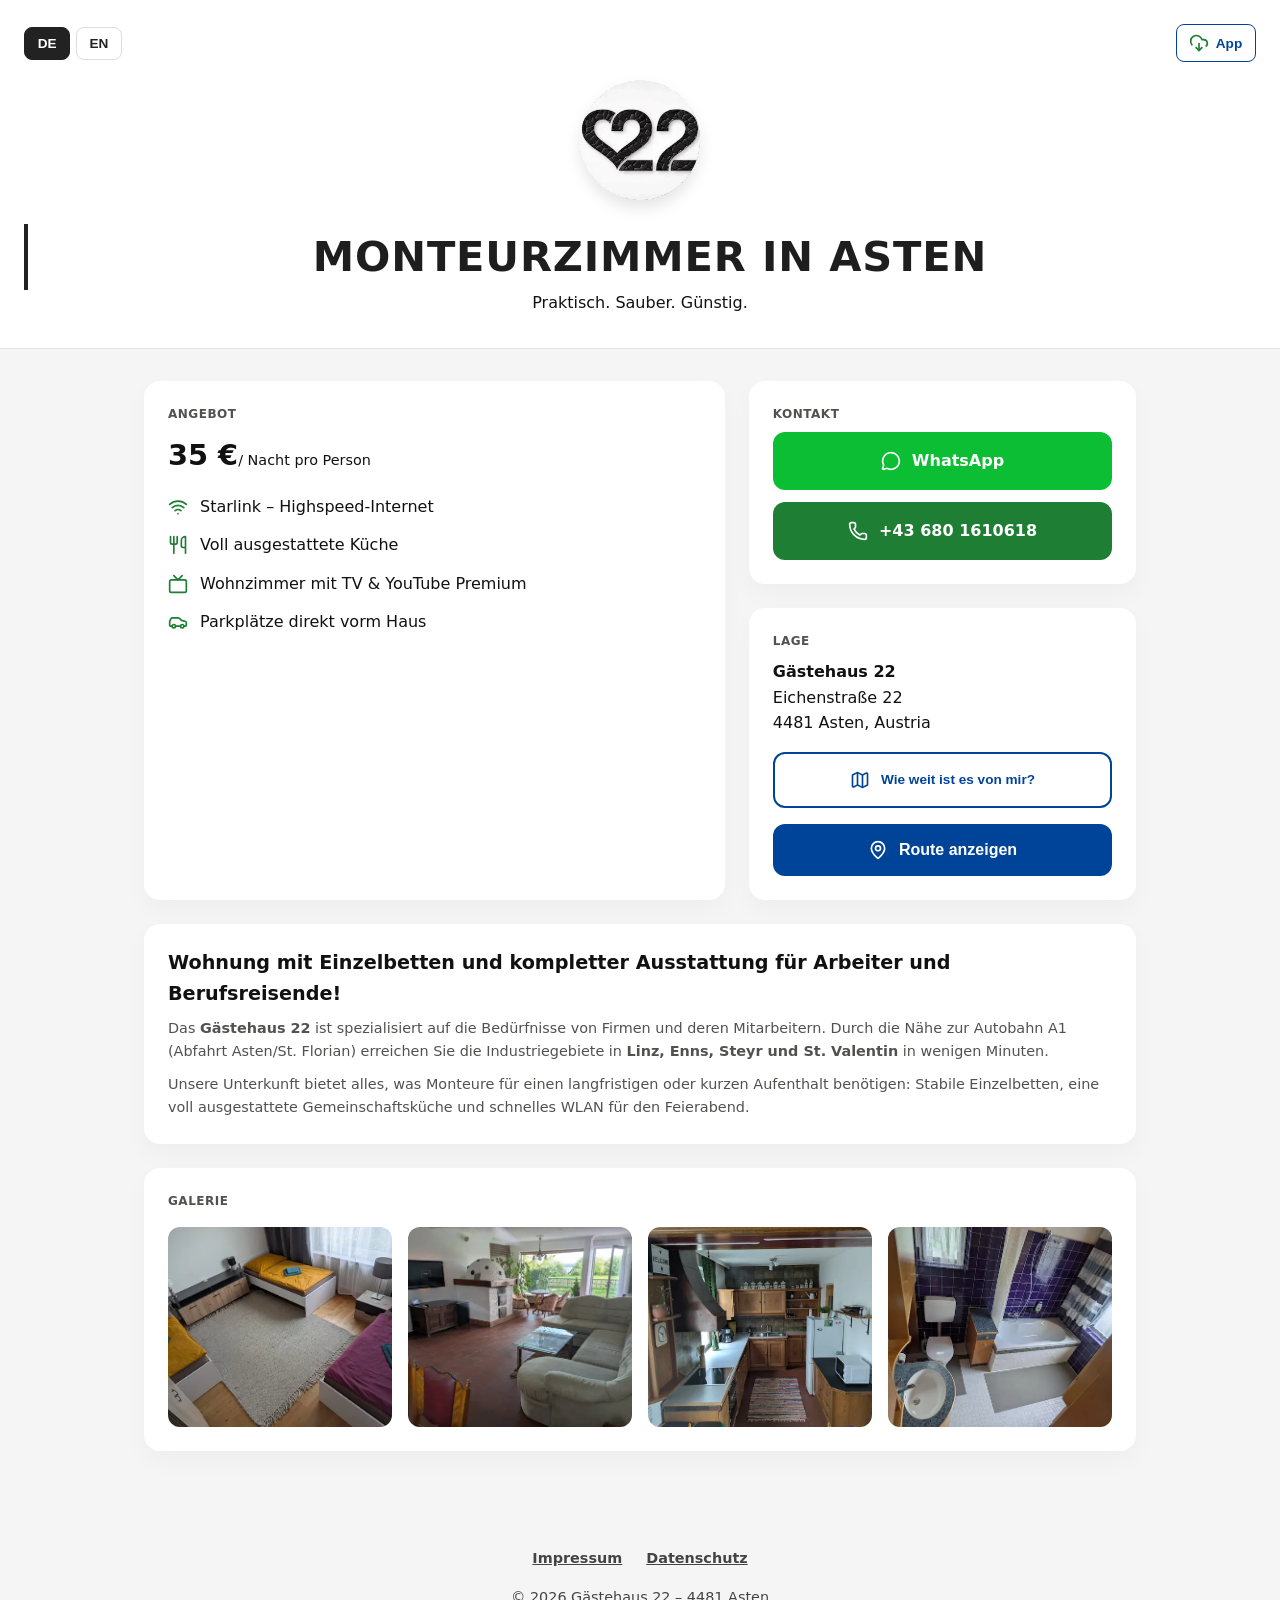
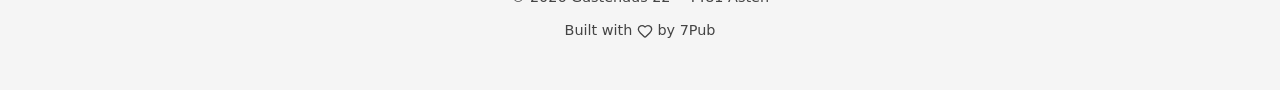
<file: index.html>
<!doctype html>
<html lang="de">

<head>
    <meta charset="UTF-8" />
    <meta name="viewport" content="width=device-width, initial-scale=1, minimum-scale=1" />
    <meta http-equiv="Content-Security-Policy" content="default-src 'self'; script-src 'self' 'unsafe-inline'; style-src 'self' 'unsafe-inline';">
    <title>Gästehaus 22 Asten | Monteurzimmer & Arbeiterunterkunft Linz</title>
    <meta name="description" content="+43 680 1610618 - Preiswerte Unterkunft in 4481 Asten nahe Linz. Einzelbetten, Highspeed-WLAN & Parkplätze direkt vorm Haus." />
    <meta name="msapplication-config" content="/browserconfig.xml" />
    <meta name="msapplication-TileColor" content="#ffffff" />
    <meta name="msapplication-TileImage" content="/assets/icons/ms-icon-144x144.png" />
    <meta name="theme-color" content="#222222" />
    <link rel="canonical" href="https://gaestehaus22.at/" />
    <link rel="preload" href="/assets/images/logo-gaestehaus22-210x210.webp" as="image" />
    <link rel="icon" type="image/x-icon" href="/assets/icons/favicon.ico" />
    <link rel="apple-touch-icon" sizes="180x180" href="/assets/icons/apple-touch-icon.png" />
    <link rel="icon" type="image/png" sizes="32x32" href="/assets/icons/favicon-32x32.png" />
    <link rel="icon" type="image/png" sizes="16x16" href="/assets/icons/favicon-16x16.png" />
    <link rel="manifest" href="/manifest.json" />
    <script type="application/ld+json">
        {
            "@context": "https://schema.org",
            "@type": "LocalBusiness",
            "name": "Gästehaus 22",
            "image": "https://gaestehaus22.at/assets/images/logo-gaestehaus22-210x210.webp",
            "address": {
                "@type": "PostalAddress",
                "streetAddress": "Eichenstraße 22",
                "addressLocality": "Asten",
                "postalCode": "4481",
                "addressCountry": "AT"
            },
            "geo": {
                "@type": "GeoCoordinates",
                "latitude": 48.223023,
                "longitude": 14.4182762
            },
            "url": "https://gaestehaus22.at",
            "telephone": "+436801610618",
            "priceRange": "€€",
            "description": "Günstige Monteurzimmer und Arbeiterunterkunft in Asten bei Linz mit Highspeed-Internet und Parkplätzen."
        }
    </script>
    <link rel="stylesheet" href="/assets/css/styles.css" />
</head>

<body id="top">
    <svg width="0" height="0" class="hidden">
        <symbol viewBox="0 0 24 24" id="lucide-icon-download-cloud" fill="none" stroke="currentColor" stroke-width="2">
            <path d="M4 14.899A7 7 0 1 1 15.71 8h1.79a4.5 4.5 0 0 1 2.5 8.242"></path>
            <path d="M12 12v9"></path>
            <path d="m8 17 4 4 4-4"></path>
        </symbol>
        <symbol viewBox="0 0 24 24" id="lucide-x" fill="none" stroke="currentColor" stroke-width="2" stroke-linecap="round" stroke-linejoin="round">
            <path d="M18 6 L6 18"></path>
            <path d="M6 6 L18 18"></path>
        </symbol>
        <symbol xmlns="http://www.w3.org/2000/svg" fill="none" stroke="currentColor" stroke-width="2"
            stroke-linecap="round" stroke-linejoin="round" viewBox="0 0 24 24" id="lucide-file-x-corner">
            <path d="M11 22H6a2 2 0 0 1-2-2V4a2 2 0 0 1 2-2h8a2.4 2.4 0 0 1 1.706.706l3.588 3.588A2.4 2.4 0 0 1 20 8v5">
            </path>
            <path d="M14 2v5a1 1 0 0 0 1 1h5"></path>
            <path d="m15 17 5 5"></path>
            <path d="m20 17-5 5"></path>
        </symbol>
        <symbol xmlns="http://www.w3.org/2000/svg" fill="none" stroke="currentColor" stroke-width="2"
            stroke-linecap="round" stroke-linejoin="round" viewBox="0 0 24 24" id="lucide-ghost">
            <path d="M9 10h.01"></path>
            <path d="M15 10h.01"></path>
            <path d="M12 2a8 8 0 0 0-8 8v12l3-3 2.5 2.5L12 19l2.5 2.5L17 19l3 3V10a8 8 0 0 0-8-8z"></path>
        </symbol>
        <symbol xmlns="http://www.w3.org/2000/svg" fill="none" stroke="currentColor" stroke-width="2"
            stroke-linecap="round" stroke-linejoin="round" viewBox="0 0 24 24" id="lucide-car">
            <path
                d="M19 17h2c.6 0 1-.4 1-1v-3c0-.9-.7-1.7-1.5-1.9C18.7 10.6 16 10 16 10s-1.3-1.4-2.2-2.3c-.5-.4-1.1-.7-1.8-.7H5c-.6 0-1.1.4-1.4.9l-1.4 2.9A3.7 3.7 0 0 0 2 12v4c0 .6.4 1 1 1h2">
            </path>
            <circle cx="7" cy="17" r="2"></circle>
            <path d="M9 17h6"></path>
            <circle cx="17" cy="17" r="2"></circle>
        </symbol>
        <symbol xmlns="http://www.w3.org/2000/svg" fill="none" stroke="currentColor" stroke-width="2"
            stroke-linecap="round" stroke-linejoin="round" viewBox="0 0 24 24" id="lucide-heart">
            <path
                d="M2 9.5a5.5 5.5 0 0 1 9.591-3.676.56.56 0 0 0 .818 0A5.49 5.49 0 0 1 22 9.5c0 2.29-1.5 4-3 5.5l-5.492 5.313a2 2 0 0 1-3 .019L5 15c-1.5-1.5-3-3.2-3-5.5">
            </path>
        </symbol>
        <symbol xmlns="http://www.w3.org/2000/svg" fill="none" stroke="currentColor" stroke-width="2"
            stroke-linecap="round" stroke-linejoin="round" viewBox="0 0 24 24" id="lucide-map">
            <path
                d="M14.106 5.553a2 2 0 0 0 1.788 0l3.659-1.83A1 1 0 0 1 21 4.619v12.764a1 1 0 0 1-.553.894l-4.553 2.277a2 2 0 0 1-1.788 0l-4.212-2.106a2 2 0 0 0-1.788 0l-3.659 1.83A1 1 0 0 1 3 19.381V6.618a1 1 0 0 1 .553-.894l4.553-2.277a2 2 0 0 1 1.788 0z">
            </path>
            <path d="M15 5.764v15"></path>
            <path d="M9 3.236v15"></path>
        </symbol>
        <symbol xmlns="http://www.w3.org/2000/svg" fill="none" stroke="currentColor" stroke-width="2"
            stroke-linecap="round" stroke-linejoin="round" viewBox="0 0 24 24" id="lucide-map-pin">
            <path
                d="M20 10c0 4.993-5.539 10.193-7.399 11.799a1 1 0 0 1-1.202 0C9.539 20.193 4 14.993 4 10a8 8 0 0 1 16 0">
            </path>
            <circle cx="12" cy="10" r="3"></circle>
        </symbol>
        <symbol xmlns="http://www.w3.org/2000/svg" fill="none" stroke="currentColor" stroke-width="2"
            stroke-linecap="round" stroke-linejoin="round" viewBox="0 0 24 24" id="lucide-phone">
            <path
                d="M13.832 16.568a1 1 0 0 0 1.213-.303l.355-.465A2 2 0 0 1 17 15h3a2 2 0 0 1 2 2v3a2 2 0 0 1-2 2A18 18 0 0 1 2 4a2 2 0 0 1 2-2h3a2 2 0 0 1 2 2v3a2 2 0 0 1-.8 1.6l-.468.351a1 1 0 0 0-.292 1.233 14 14 0 0 0 6.392 6.384">
            </path>
        </symbol>
        <symbol xmlns="http://www.w3.org/2000/svg" fill="none" stroke="currentColor" stroke-width="2"
            stroke-linecap="round" stroke-linejoin="round" viewBox="0 0 24 24" id="lucide-wifi">
            <path d="M12 20h.01"></path>
            <path d="M2 8.82a15 15 0 0 1 20 0"></path>
            <path d="M5 12.859a10 10 0 0 1 14 0"></path>
            <path d="M8.5 16.429a5 5 0 0 1 7 0"></path>
        </symbol>
        <symbol xmlns="http://www.w3.org/2000/svg" fill="none" stroke="currentColor" stroke-width="2"
            stroke-linecap="round" stroke-linejoin="round" viewBox="0 0 24 24" id="lucide-utensils">
            <path d="M3 2v7c0 1.1.9 2 2 2h4a2 2 0 0 0 2-2V2"></path>
            <path d="M7 2v20"></path>
            <path d="M21 15V2a5 5 0 0 0-5 5v6c0 1.1.9 2 2 2h3Zm0 0v7"></path>
        </symbol>
        <symbol xmlns="http://www.w3.org/2000/svg" fill="none" stroke="currentColor" stroke-width="2"
            stroke-linecap="round" stroke-linejoin="round" viewBox="0 0 24 24" id="lucide-message-square">
            <path
                d="M22 17a2 2 0 0 1-2 2H6.828a2 2 0 0 0-1.414.586l-2.202 2.202A.71.71 0 0 1 2 21.286V5a2 2 0 0 1 2-2h16a2 2 0 0 1 2 2z">
            </path>
        </symbol>
        <symbol xmlns="http://www.w3.org/2000/svg" fill="none" stroke="currentColor" stroke-width="2"
            stroke-linecap="round" stroke-linejoin="round" viewBox="0 0 24 24" id="lucide-message-circle">
            <path
                d="M2.992 16.342a2 2 0 0 1 .094 1.167l-1.065 3.29a1 1 0 0 0 1.236 1.168l3.413-.998a2 2 0 0 1 1.099.092 10 10 0 1 0-4.777-4.719">
            </path>
        </symbol>
        <symbol xmlns="http://www.w3.org/2000/svg" fill="none" stroke="currentColor" stroke-width="2"
            stroke-linecap="round" stroke-linejoin="round" viewBox="0 0 24 24" id="lucide-tv">
            <path d="m17 2-5 5-5-5"></path>
            <rect width="20" height="15" x="2" y="7" rx="2"></rect>
        </symbol>
    </svg>
    <header>
        <div class="top-bar">
            <div class="lang-switch">
                <button class="lang-btn active" id="btn-de" onclick="setLang('de')" aria-label="Deutsch">DE</button>
                <button class="lang-btn" id="btn-en" onclick="setLang('en')" aria-label="English">EN</button>
            </div>
            <button id="install-button" type="button" class="install-btn-top" aria-label="App installieren">
                <svg class="btn-icon" aria-hidden="true">
                    <use href="#lucide-icon-download-cloud"></use>
                </svg><span class="label-de" lang="de">App</span><span class="label-en" lang="en">Install</span>
            </button>
        </div><img src="/assets/images/logo-gaestehaus22-210x210.webp" alt="Gästehaus 22 Logo" class="logo-img" width="120" height="120"
            fetchpriority="high" loading="eager" decoding="auto" />
        <h1 lang="de">Monteurzimmer in Asten</h1>
        <h1 lang="en">Worker Rooms in Asten</h1>
        <p class="subtitle" lang="de">Praktisch. Sauber. Günstig.</p>
        <p class="subtitle" lang="en">Practical. Clean. Affordable.</p>
    </header>
    <main>
        <section class="card">
            <div class="section-label" lang="de">Angebot</div>
            <div class="section-label" lang="en">Offer</div>
            <div class="price-tag">
                35 €<span style="font-size:.9rem;font-weight:400" lang="de">/ Nacht pro Person</span><span
                    style="font-size:.9rem;font-weight:400" lang="en">/ night per person</span>
            </div>
            <ul>
                <li>
                    <svg class="btn-icon" aria-hidden="true">
                        <use href="#lucide-wifi"></use>
                    </svg><span lang="de">Starlink – Highspeed-Internet</span><span lang="en">Starlink – High-Speed
                        Internet</span>
                </li>
                <li>
                    <svg class="btn-icon" aria-hidden="true">
                        <use href="#lucide-utensils"></use>
                    </svg><span lang="de">Voll ausgestattete Küche</span><span lang="en">Fully equipped kitchen</span>
                </li>
                <li>
                    <svg class="btn-icon" aria-hidden="true">
                        <use href="#lucide-tv"></use>
                    </svg><span lang="de">Wohnzimmer mit TV & YouTube Premium</span><span lang="en">Living room with TV
                        & YouTube Premium</span>
                </li>
                <li>
                    <svg class="btn-icon" aria-hidden="true">
                        <use href="#lucide-car"></use>
                    </svg><span lang="de">Parkplätze direkt vorm Haus</span><span lang="en">Parking right in
                        front</span>
                </li>
            </ul>
        </section>
        <aside style="display:flex;flex-direction:column;gap:1.5rem">
            <section class="card">
                <div class="section-label" lang="de">Kontakt</div>
                <div class="section-label" lang="en">Contact</div>
                <div style="display:flex;flex-direction:column;gap:0.8rem;margin-top:0.5rem;color:var(--whatsapp)"><a
                        href="https://wa.me/436801610618?text=Hallo!&nbsp;Bitte&nbsp;um&nbsp;Informationen&nbsp;bezüglich&nbsp;einer&nbsp;Zimmerbuchung." class="btn-primary btn-whatsapp" target="_blank"
                        rel="noopener" aria-label="WhatsApp-Nachricht senden">
                        <svg class="btn-icon" style="color:white" aria-hidden="true">
                            <use href="#lucide-message-circle"></use>
                        </svg>
                        WhatsApp
                    </a><a href="sms:+436801610618?body=Hallo!&nbsp;Bitte&nbsp;um&nbsp;Informationen&nbsp;bezüglich&nbsp;einer&nbsp;Zimmerbuchung." class="btn-primary btn-rcs"
                        aria-label="RCS-Nachricht senden">
                        <svg class="btn-icon" style="color:white" aria-hidden="true">
                            <use href="#lucide-message-square"></use>
                        </svg>
                        RCS Nachricht
                    </a><a href="tel:+436801610618" class="btn-primary btn-call"
                        aria-label="Jetzt anrufen: +43 680 1610618">
                        <svg class="btn-icon" style="color:white" aria-hidden="true">
                            <use href="#lucide-phone"></use>
                        </svg>
                        +43 680 1610618
                    </a>
                </div>
            </section>
            <section class="card">
                <div class="section-label" lang="de">Lage</div>
                <div class="section-label" lang="en">Location</div>
                <p><strong>Gästehaus 22</strong><br />Eichenstraße 22<br />4481 Asten, Austria</p>
                <div id="location-wrapper" style="margin-top:1rem">
                    <button id="check-dist-btn" class="btn-primary"
                        style="background:none;border:2px solid var(--link);color:var(--link);font-size:0.85rem;">
                        <svg class="btn-icon" style="color:var(--link)" aria-hidden="true">
                            <use href="#lucide-map"></use>
                        </svg><span lang="de">Wie weit ist es von mir?</span><span lang="en">How far is it from
                            me?</span>
                    </button>
                    <div id="dist-info" role="status" aria-live="polite"></div>
                </div>
                <button onclick="openNavigation()" class="btn-primary btn-nav" style="margin-top:1rem"
                    aria-label="Route zu Gästehaus 22 öffnen">
                    <svg class="btn-icon" style="color:white" aria-hidden="true">
                        <use href="#lucide-map-pin"></use>
                    </svg><span lang="de">Route anzeigen</span><span lang="en">Get directions</span>
                </button>
            </section>
        </aside>
        <section class="card" style="grid-column:1/-1">
            <div id="info-de" lang="de">
                <h2 style="font-size:1.2rem;margin-bottom:.5rem">Wohnung mit Einzelbetten und kompletter Ausstattung für
                    Arbeiter und Berufsreisende!</h2>
                <div style="font-size:.9rem;color:var(--accent-soft)">
                    <p>Das <strong>Gästehaus 22</strong> ist spezialisiert auf die Bedürfnisse von Firmen und deren
                        Mitarbeitern. Durch die Nähe zur Autobahn A1 (Abfahrt Asten/St. Florian) erreichen Sie die
                        Industriegebiete in <strong>Linz, Enns, Steyr und St. Valentin</strong> in wenigen Minuten.</p>
                    <p style="margin-top:10px">Unsere Unterkunft bietet alles, was Monteure für einen langfristigen oder
                        kurzen Aufenthalt benötigen: Stabile Einzelbetten, eine voll ausgestattete Gemeinschaftsküche
                        und schnelles WLAN für den Feierabend.</p>
                </div>
            </div>
            <div id="info-en" lang="en" aria-hidden="true" style="display:none">
                <h2 style="font-size:1.2rem;margin-bottom:.5rem">Apartment with single beds and complete equipment for
                    workers and business travelers!</h2>
                <div style="font-size:.9rem;color:var(--accent-soft)">
                    <p><strong>Gästehaus 22</strong> specializes in the needs of companies and their employees. Thanks
                        to the proximity to the A1 motorway (exit Asten/St. Florian), you can reach the industrial areas
                        in <strong>Linz, Enns, Steyr, and St. Valentin</strong> within a few minutes.</p>
                    <p style="margin-top:10px">Our accommodation offers everything workers need for long-term or
                        short-term stays: stable single beds, a fully equipped shared kitchen, and high-speed Wi-Fi for
                        your evening.</p>
                </div>
            </div>
        </section>
        <section class="gallery-section card" style="grid-column:1/-1">
            <div class="section-label">Galerie</div>
            <div class="gallery-grid" id="gallery-container"></div>
        </section>
    </main>
    <!--footer>
        <div class="footer-nav"><span onclick="toggleModal('legal')" lang="de">Impressum</span><span
                onclick="toggleModal('legal')" lang="en">Legal Notice</span><span onclick="toggleModal('privacy')"
                lang="de">Datenschutz</span><span onclick="toggleModal('privacy')" lang="en">Privacy</span>
        </div>
        <p>© 2026 Gästehaus 22 – 4481 Asten</p>
        <p style="margin-top:10px">
            Built with
            <svg class="heart-svg" style="color:var(--danger)" width="16" height="16" aria-hidden="true">
                <use href="#lucide-heart"></use>
            </svg>
            by 7Pub
        </p>
    </footer-->
    <footer>
        <div class="footer-nav"><span onclick="toggleModal('legal')" lang="de">Impressum</span><span
                onclick="toggleModal('legal')" lang="en">Legal Notice</span><span onclick="toggleModal('privacy')"
                lang="de">Datenschutz</span><span onclick="toggleModal('privacy')" lang="en">Privacy</span>
        </div>
        <p>© 2026 Gästehaus 22 – 4481 Asten</p>
        <p style="margin-top:10px">
            Built with
            <svg class="heart-svg" style="color:var(--danger)" width="16" height="16" aria-hidden="true">
                <use href="#lucide-heart"></use>
            </svg>
            by <a href="/ledger/" style="color: inherit; text-decoration: none; cursor: default;">7Pub</a>
        </p>
    </footer>
    <div id="modal-legal" class="modal" onclick="closeModals(event)" role="dialog" aria-modal="true"
        aria-labelledby="legal-title">
        <div class="modal-content"><span class="close-modal" onclick="toggleModal('legal')"
                aria-label="Schließen">×</span>
            <h2 id="legal-title">Impressum</h2>
            <div class="modal-body-text">
                <p><strong>Gästehaus 22</strong><br />
                    Privatzimmervermietung (Häusliche Nebenbeschäftigung)<br />
                    Inhaber: Karl Achleitner<br />
                    Eichenstraße 22<br />
                    4481 Asten, Österreich</p>
                <p style="margin-top:1rem">
                    Telefon: <span id="impressum-phone"></span><br />
                    E-Mail: <span id="impressum-email"></span>
                </p>
            </div>
        </div>
    </div>
    <div id="modal-privacy" class="modal" onclick="closeModals(event)" role="dialog" aria-modal="true"
        aria-labelledby="privacy-title">
        <div class="modal-content"><span class="close-modal" onclick="toggleModal('privacy')"
                aria-label="Schließen">×</span>
            <h2 id="privacy-title">Datenschutz</h2>
            <div class="modal-body-text">
                <p>Diese Website setzt keine Cookies und verarbeitet keine personenbezogenen Daten.
                    Bei Kontaktaufnahme wird lediglich die von Ihnen mitgeteilte Information verarbeitet.</p>
            </div>
        </div>
    </div>
    <div id="lightbox" onclick="this.style.display='none'" role="dialog" aria-modal="true" aria-label="Bildansicht">
        <span class="close-lightbox" onclick="document.getElementById('lightbox').style.display='none'"
            aria-label="Lightbox schließen">×</span><img id="lightbox-img" onclick="event.stopPropagation()" alt="" />
    </div>
    <script src="/assets/js/main.js"></script>
</body>
</html>
</file>
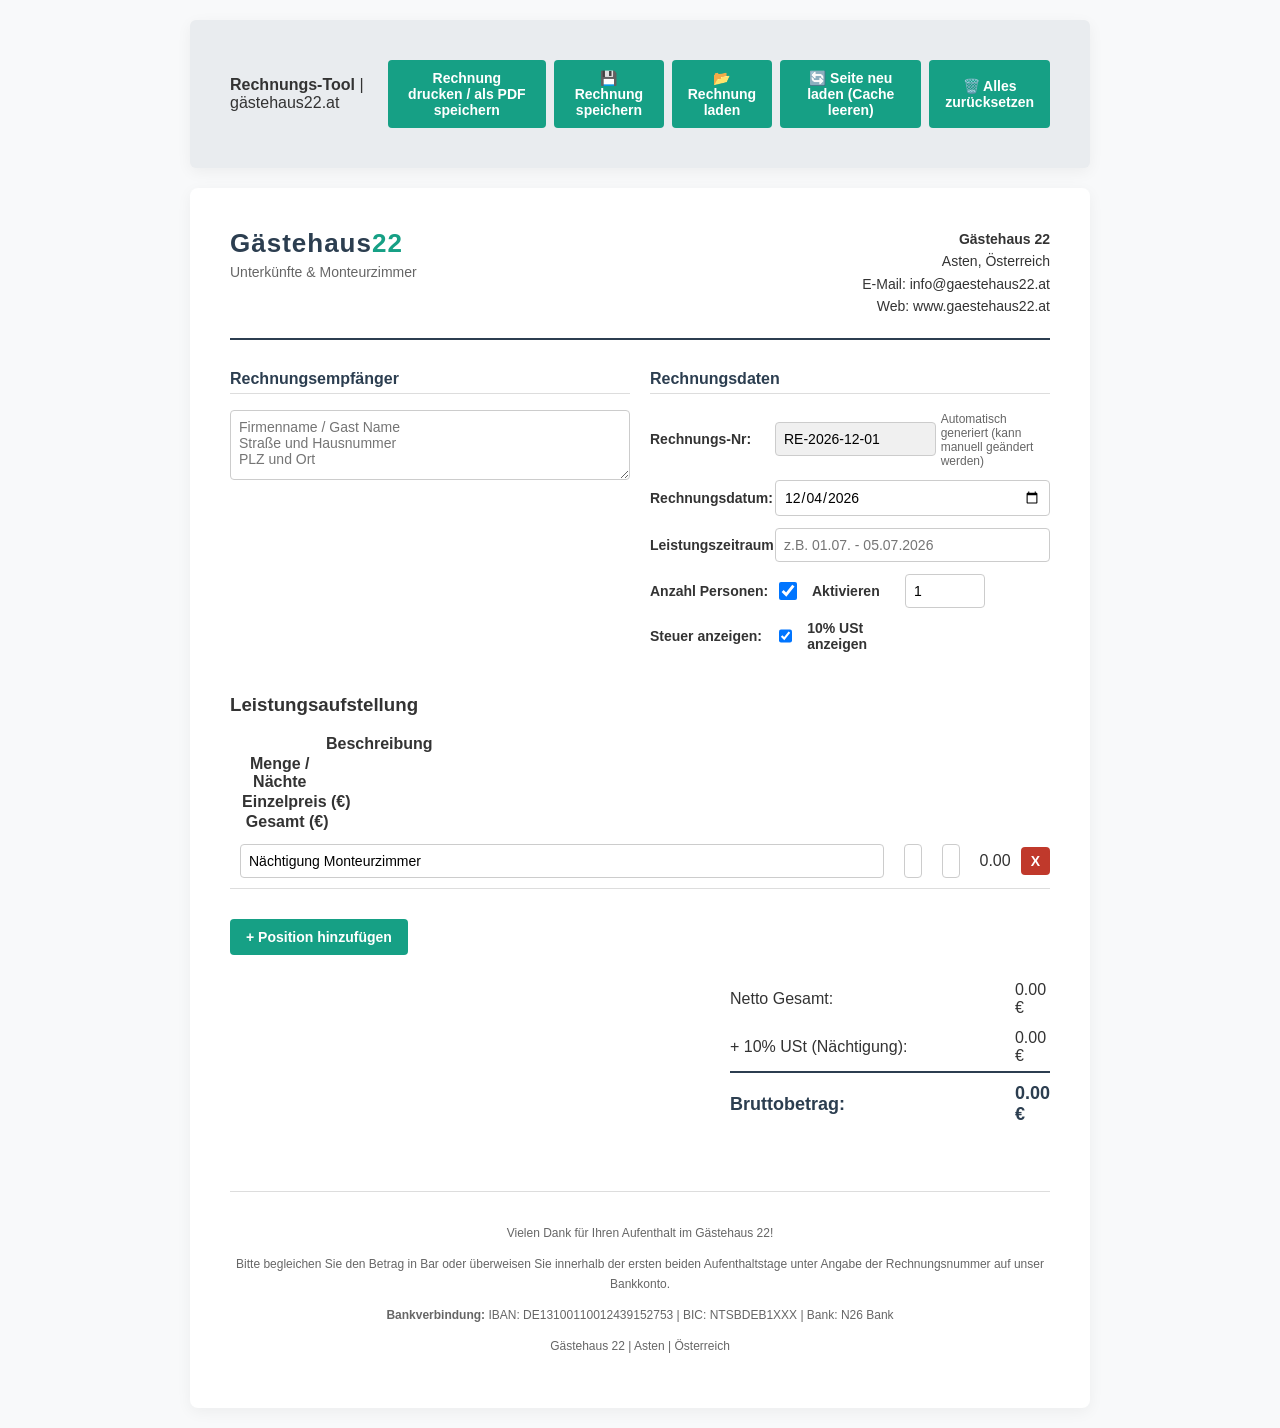
<file: invoice/index.html>
<!DOCTYPE html>
<html lang="de">
<head>
    <meta charset="UTF-8">
    <meta name="viewport" content="width=device-width, initial-scale=1.0">
    <title>Rechnungsgenerator - Gästehaus 22</title>
    <link rel="manifest" href="manifest.json">
    <meta name="theme-color" content="#2c3e50">
    <link rel="apple-touch-icon" href="https://img.icons8.com/fluency/192/000000/invoice.png">
    <style>
        :root {
            --primary-color: #2c3e50;
            --secondary-color: #16a085;
            --bg-color: #f8f9fa;
            --text-color: #333;
        }

        * {
            box-sizing: border-box;
        }

        body {
            font-family: 'Segoe UI', Tahoma, Geneva, Verdana, sans-serif;
            background-color: var(--bg-color);
            color: var(--text-color);
            margin: 0;
            padding: 10px;
        }

        .container {
            width: 100%;
            max-width: 900px;
            margin: 0 auto;
            background: #fff;
            padding: 20px;
            box-shadow: 0 4px 15px rgba(0,0,0,0.05);
            border-radius: 8px;
        }

        .action-bar {
            background: #e9ecef;
            padding: 15px;
            margin-bottom: 20px;
            border-radius: 6px;
            display: flex;
            flex-direction: column;
            gap: 10px;
            align-items: center;
            text-align: center;
        }

        .action-bar .btn-group {
            display: flex;
            flex-direction: column;
            gap: 8px;
            width: 100%;
        }

        .action-bar .btn-group .btn {
            width: 100%;
        }

        .btn-warning {
            background-color: #e67e22;
        }
        .btn-warning:hover {
            background-color: #d35400;
        }

        .btn-danger-action {
            background-color: #c0392b;
        }
        .btn-danger-action:hover {
            background-color: #962d22;
        }

        .btn-success {
            background-color: #27ae60;
        }
        .btn-success:hover {
            background-color: #1e8449;
        }

        .btn-primary {
            background-color: #2980b9;
        }
        .btn-primary:hover {
            background-color: #1f618d;
        }

        .btn-purple {
            background-color: #8e44ad;
        }
        .btn-purple:hover {
            background-color: #6c3483;
        }

        .header {
            display: flex;
            flex-direction: column;
            gap: 15px;
            border-bottom: 2px solid var(--primary-color);
            padding-bottom: 20px;
            margin-bottom: 30px;
        }

        .logo-area h1 {
            margin: 0;
            color: var(--primary-color);
            font-size: 26px;
            letter-spacing: 1px;
        }

        .logo-area span {
            color: var(--secondary-color);
            font-weight: bold;
        }

        .company-details {
            text-align: left;
            font-size: 14px;
            line-height: 1.6;
        }

        .invoice-details {
            display: grid;
            grid-template-columns: 1fr;
            gap: 20px;
            margin-bottom: 30px;
        }

        .box h3 {
            margin-top: 0;
            color: var(--primary-color);
            border-bottom: 1px solid #ddd;
            padding-bottom: 5px;
            font-size: 16px;
        }

        .input-group {
            margin-bottom: 12px;
            display: flex;
            flex-direction: column;
            gap: 5px;
        }

        .input-group label {
            font-size: 14px;
            font-weight: 600;
        }

        .input-group input, .input-group textarea, .input-group select {
            width: 100%;
            padding: 8px;
            border: 1px solid #ccc;
            border-radius: 4px;
            font-family: inherit;
            font-size: 14px;
        }

        .input-group input[type="checkbox"] {
            width: auto;
            margin-right: 10px;
        }

        .input-group-row {
            display: flex;
            align-items: center;
            gap: 10px;
            flex-wrap: wrap;
        }

        .input-group-row label {
            font-weight: 600;
            font-size: 14px;
            display: flex;
            align-items: center;
            gap: 5px;
            cursor: pointer;
        }

        .input-group-row input[type="number"] {
            width: 80px;
            padding: 8px;
            border: 1px solid #ccc;
            border-radius: 4px;
            font-size: 14px;
        }

        .input-group-row input[type="checkbox"] {
            width: 18px;
            height: 18px;
            cursor: pointer;
        }

        .disabled-field {
            opacity: 0.5;
            pointer-events: none;
        }

        textarea {
            resize: vertical;
            height: 70px;
        }

        /* Toast notification */
        .toast {
            visibility: hidden;
            min-width: 250px;
            background-color: #333;
            color: #fff;
            text-align: center;
            border-radius: 4px;
            padding: 16px;
            position: fixed;
            z-index: 1000;
            left: 50%;
            bottom: 30px;
            transform: translateX(-50%);
            opacity: 0;
            transition: opacity 0.5s, visibility 0.5s;
            box-shadow: 0 4px 12px rgba(0,0,0,0.3);
        }

        .toast.show {
            visibility: visible;
            opacity: 1;
        }

        .toast.success {
            background-color: #27ae60;
        }

        .toast.error {
            background-color: #c0392b;
        }

        .toast.info {
            background-color: #2980b9;
        }

        /* Modal for load */
        .modal-overlay {
            display: none;
            position: fixed;
            top: 0;
            left: 0;
            width: 100%;
            height: 100%;
            background: rgba(0,0,0,0.5);
            z-index: 2000;
            justify-content: center;
            align-items: center;
        }

        .modal-overlay.active {
            display: flex;
        }

        .modal {
            background: #fff;
            padding: 30px;
            border-radius: 8px;
            max-width: 500px;
            width: 90%;
            max-height: 80vh;
            overflow-y: auto;
            box-shadow: 0 4px 20px rgba(0,0,0,0.3);
        }

        .modal h2 {
            margin-top: 0;
            color: var(--primary-color);
            border-bottom: 2px solid var(--secondary-color);
            padding-bottom: 10px;
        }

        .modal .close-btn {
            float: right;
            background: none;
            border: none;
            font-size: 24px;
            cursor: pointer;
            color: #999;
        }

        .modal .close-btn:hover {
            color: #333;
        }

        .saved-invoice-item {
            padding: 12px;
            border: 1px solid #ddd;
            border-radius: 4px;
            margin-bottom: 8px;
            cursor: pointer;
            transition: background 0.2s;
            display: flex;
            justify-content: space-between;
            align-items: center;
        }

        .saved-invoice-item:hover {
            background: #f0f0f0;
        }

        .saved-invoice-item .invoice-meta {
            font-size: 13px;
        }

        .saved-invoice-item .invoice-meta strong {
            display: block;
            font-size: 14px;
            color: var(--primary-color);
        }

        .saved-invoice-item .delete-saved {
            background: #c0392b;
            color: white;
            border: none;
            padding: 4px 10px;
            border-radius: 4px;
            cursor: pointer;
            font-size: 12px;
        }

        .saved-invoice-item .delete-saved:hover {
            background: #962d22;
        }

        .saved-invoice-item .cloud-badge {
            background: #2980b9;
            color: white;
            font-size: 10px;
            padding: 2px 6px;
            border-radius: 10px;
            margin-left: 6px;
        }

        .no-saved {
            color: #999;
            text-align: center;
            padding: 20px;
        }

        /* --- Responsive Tabellen-Design --- */
        table, thead, tbody, th, td, tr {
            display: block;
        }

        thead tr {
            position: absolute;
            top: -9999px;
            left: -9999px;
        }

        tr {
            background: #fdfdfd;
            border: 1px solid #e0e0e0;
            border-radius: 6px;
            padding: 12px;
            margin-bottom: 15px;
            position: relative;
        }

        td {
            border: none;
            padding: 6px 0;
            width: 100% !important;
            text-align: left !important;
            display: flex;
            align-items: center;
        }

        td::before {
            content: attr(data-label);
            font-weight: 600;
            font-size: 13px;
            color: #666;
            width: 120px;
            min-width: 120px;
            display: inline-block;
        }

        td.col-action {
            position: absolute;
            top: 8px;
            right: 8px;
            width: auto !important;
            padding: 0;
        }
        td.col-action::before { display: none; }

        .table-input {
            width: 100%;
            padding: 8px;
            border: 1px solid #ccc;
            border-radius: 4px;
            font-size: 14px;
        }

        .btn {
            background-color: var(--secondary-color);
            color: white;
            border: none;
            padding: 10px 16px;
            border-radius: 4px;
            cursor: pointer;
            font-weight: 600;
            transition: background 0.2s;
            font-size: 14px;
            width: 100%;
            display: inline-block;
            text-align: center;
        }

        .btn:hover { background-color: #117a65; }

        .btn-danger {
            background-color: #c0392b;
            padding: 6px 10px;
            border-radius: 4px;
        }
        .btn-danger:hover { background-color: #962d22; }

        .totals-area {
            display: flex;
            justify-content: flex-end;
            margin-bottom: 30px;
        }

        .totals-table {
            width: 100%;
            max-width: 320px;
            border-collapse: collapse;
        }
        .totals-table tr {
            display: table-row;
            border: none;
            background: none;
            padding: 0;
            margin: 0;
        }
        .totals-table td {
            display: table-cell;
            padding: 6px 0;
            border: none;
        }
        .totals-table td::before { display: none; }

        .grand-total td {
            font-weight: bold;
            font-size: 18px;
            color: var(--primary-color);
            border-top: 2px solid var(--primary-color) !important;
            padding-top: 10px;
        }

        .footer {
            border-top: 1px solid #ddd;
            padding-top: 20px;
            font-size: 12px;
            text-align: center;
            color: #666;
            line-height: 1.6;
        }

        .tax-row {
            display: table-row;
        }
        .tax-row.hidden {
            display: none;
        }

        /* --- Desktop & Tablet Layout ab 650px --- */
        @media (min-width: 650px) {
            body { padding: 20px; }
            .container { padding: 40px; }
            .action-bar { flex-direction: row; justify-content: space-between; text-align: left; }
            .action-bar .btn-group { flex-direction: row; width: auto; }
            .action-bar .btn-group .btn { width: auto; }
            .header { flex-direction: row; justify-content: space-between; align-items: flex-start; }
            .company-details { text-align: right; }
            .invoice-details { grid-template-columns: 1fr 1fr; }
            .input-group { flex-direction: row; align-items: center; }
            .input-group label { width: 120px; flex-shrink: 0; }
            .btn { width: auto; }

            table { display: table; width: 100%; border-collapse: collapse; margin-bottom: 30px; }
            thead { display: table-header-group; position: static; }
            thead tr { display: table-row; position: static; background: none; border: none; }
            tbody { display: table-row-group; }
            tr { display: table-row; background: none; border: none; padding: 0; margin-bottom: 0; }
            td { display: table-cell; border-bottom: 1px solid #ddd; padding: 10px; }
            td::before { display: none; }
            
            td.col-action { position: static; width: 5% !important; }
            .col-desc { width: 45%; }
            .col-qty { width: 15%; }
            .col-price { width: 20%; }
            .col-total { width: 15%; text-align: right !important; }
        }

        /* --- PRINT-ANSICHT --- */
        @media print {
            body { 
                background: #fff; 
                padding: 0; 
                margin: 0;
                font-size: 11px;
            }
            
            .container { 
                box-shadow: none; 
                padding: 20px; 
                max-width: 100%; 
                border-radius: 0;
            }
            
            .action-bar, .btn-danger, .col-action, .btn, th:last-child, td:last-child { 
                display: none !important; 
            }
            
            .header {
                display: flex !important;
                flex-direction: row !important;
                justify-content: space-between !important;
                align-items: flex-start !important;
                border-bottom: 2px solid var(--primary-color) !important;
                padding-bottom: 15px !important;
                margin-bottom: 20px !important;
            }
            
            .logo-area h1 {
                font-size: 22px !important;
                margin: 0 !important;
            }
            
            .company-details {
                text-align: right !important;
                font-size: 11px !important;
                line-height: 1.4 !important;
            }
            
            .invoice-details {
                display: grid !important;
                grid-template-columns: 1fr 1fr !important;
                gap: 20px !important;
                margin-bottom: 20px !important;
            }
            
            .box h3 {
                font-size: 13px !important;
                margin-top: 0 !important;
                margin-bottom: 8px !important;
            }
            
            .input-group {
                display: flex !important;
                flex-direction: row !important;
                align-items: center !important;
                margin-bottom: 6px !important;
                gap: 8px !important;
            }
            
            .input-group label {
                width: 120px !important;
                flex-shrink: 0 !important;
                font-size: 11px !important;
                font-weight: 600 !important;
            }
            
            .input-group input, 
            .input-group textarea {
                border: none !important;
                padding: 2px 0 !important;
                background: transparent !important;
                font-size: 11px !important;
                width: auto !important;
                flex: 1 !important;
            }
            
            .input-group textarea {
                height: auto !important;
                min-height: 40px !important;
            }
            
            .input-group-row {
                display: flex !important;
                align-items: center !important;
                gap: 8px !important;
                flex-wrap: wrap !important;
            }
            
            .input-group-row input[type="number"] {
                width: 60px !important;
                border: none !important;
                padding: 2px 0 !important;
                background: transparent !important;
                font-size: 11px !important;
            }
            
            .input-group-row label {
                width: auto !important;
                font-size: 11px !important;
                font-weight: normal !important;
                display: flex !important;
                align-items: center !important;
                gap: 4px !important;
            }
            
            .input-group-row input[type="checkbox"] {
                width: 12px !important;
                height: 12px !important;
                margin: 0 !important;
            }
            
            .disabled-field {
                opacity: 0.5 !important;
            }
            
            table { 
                display: table !important; 
                width: 100% !important; 
                border-collapse: collapse !important;
                margin-bottom: 20px !important;
                font-size: 11px !important;
            }
            
            thead { 
                display: table-header-group !important; 
                position: static !important; 
            }
            
            thead tr { 
                display: table-row !important; 
                position: static !important; 
                background: #f0f0f0 !important;
                border-bottom: 2px solid var(--primary-color) !important;
            }
            
            thead th {
                display: table-cell !important;
                padding: 6px 8px !important;
                text-align: left !important;
                font-weight: 700 !important;
                font-size: 11px !important;
                border: none !important;
            }
            
            thead th:last-child {
                display: none !important;
            }
            
            tbody { 
                display: table-row-group !important; 
            }
            
            tr { 
                display: table-row !important; 
                background: none !important; 
                border: none !important; 
                padding: 0 !important;
                margin: 0 !important;
            }
            
            td { 
                display: table-cell !important; 
                border-bottom: 1px solid #ddd !important; 
                padding: 4px 8px !important;
                text-align: left !important;
                vertical-align: middle !important;
            }
            
            td::before { 
                display: none !important; 
            }
            
            td.col-action { 
                display: none !important; 
            }
            
            .col-desc { width: 45% !important; }
            .col-qty { width: 15% !important; text-align: center !important; }
            .col-price { width: 20% !important; text-align: right !important; }
            .col-total { width: 20% !important; text-align: right !important; }
            
            .table-input {
                border: none !important;
                padding: 2px 0 !important;
                background: transparent !important;
                font-size: 11px !important;
                width: 100% !important;
                text-align: inherit !important;
            }
            
            .totals-area {
                display: flex !important;
                justify-content: flex-end !important;
                margin-bottom: 20px !important;
            }
            
            .totals-table {
                width: 280px !important;
                max-width: 280px !important;
                border-collapse: collapse !important;
                font-size: 12px !important;
            }
            
            .totals-table tr {
                display: table-row !important;
                background: none !important;
                border: none !important;
            }
            
            .totals-table td {
                display: table-cell !important;
                padding: 4px 0 !important;
                border: none !important;
                text-align: left !important;
            }
            
            .totals-table td:last-child {
                text-align: right !important;
            }
            
            .grand-total td {
                font-weight: bold !important;
                font-size: 14px !important;
                border-top: 2px solid var(--primary-color) !important;
                padding-top: 8px !important;
            }
            
            .tax-row {
                display: table-row !important;
            }
            .tax-row.hidden {
                display: none !important;
            }
            
            .footer {
                border-top: 1px solid #ddd !important;
                padding-top: 15px !important;
                font-size: 10px !important;
                text-align: center !important;
                color: #666 !important;
                line-height: 1.4 !important;
            }
            
            input[type="checkbox"] {
                -webkit-appearance: none !important;
                appearance: none !important;
                border: 1px solid #999 !important;
                width: 10px !important;
                height: 10px !important;
                display: inline-block !important;
                position: relative !important;
            }
            
            input[type="checkbox"]:checked::before {
                content: "✓" !important;
                position: absolute !important;
                top: -2px !important;
                left: 0 !important;
                font-size: 10px !important;
                color: #000 !important;
            }
        }
    </style>
</head>
<body>

    <!-- Toast Notification -->
    <div id="toast" class="toast"></div>

    <!-- Load Modal -->
    <div class="modal-overlay" id="loadModal">
        <div class="modal">
            <button class="close-btn" onclick="closeLoadModal()">×</button>
            <h2>📂 Gespeicherte Rechnungen</h2>
            <div id="savedInvoicesList">
                <div class="no-saved">Keine gespeicherten Rechnungen gefunden.</div>
            </div>
            <div style="margin-top: 15px; font-size: 12px; color: #999; border-top: 1px solid #eee; padding-top: 10px;">
                <span id="storageStatus">💾 Lokaler Speicher</span>
            </div>
        </div>
    </div>

    <div class="container action-bar">
        <div>
            <strong>Rechnungs-Tool</strong> | gästehaus22.at
        </div>
        <div class="btn-group">
            <button class="btn" onclick="window.print()">Rechnung drucken / als PDF speichern</button>
            <button class="btn btn-success" onclick="saveInvoice()">💾 Rechnung speichern</button>
            <button class="btn btn-primary" onclick="openLoadModal()">📂 Rechnung laden</button>
            <button class="btn btn-warning" onclick="forceReload()">🔄 Seite neu laden (Cache leeren)</button>
            <button class="btn btn-danger-action" onclick="hardReset()">🗑️ Alles zurücksetzen</button>
        </div>
    </div>

    <div class="container" id="invoice">
        
        <div class="header">
            <div class="logo-area">
                <h1>Gästehaus<span>22</span></h1>
                <p style="margin: 5px 0 0 0; font-size: 14px; color: #666;">Unterkünfte & Monteurzimmer</p>
            </div>
            <div class="company-details">
                <strong>Gästehaus 22</strong><br>
                Asten, Österreich<br>
                E-Mail: info@gaestehaus22.at<br>
                Web: www.gaestehaus22.at
            </div>
        </div>

        <div class="invoice-details">
            <div class="box">
                <h3>Rechnungsempfänger</h3>
                <div class="input-group">
                    <textarea placeholder="Firmenname / Gast Name&#10;Straße und Hausnummer&#10;PLZ und Ort" id="kunde-adresse"></textarea>
                </div>
            </div>
            <div class="box">
                <h3>Rechnungsdaten</h3>
                <div class="input-group">
                    <label>Rechnungs-Nr:</label>
                    <input type="text" id="rechnungs-nr" readonly style="background: #f0f0f0; cursor: default;">
                    <span style="font-size: 12px; color: #666; margin-top: 2px;">Automatisch generiert (kann manuell geändert werden)</span>
                </div>
                <div class="input-group">
                    <label>Rechnungsdatum:</label>
                    <input type="date" id="rechnungs-datum" onchange="updateInvoiceNumber()">
                </div>
                <div class="input-group">
                    <label>Leistungszeitraum:</label>
                    <input type="text" id="leistungszeitraum" placeholder="z.B. 01.07. - 05.07.2026">
                </div>
                <div class="input-group">
                    <label>Anzahl Personen:</label>
                    <div class="input-group-row">
                        <label>
                            <input type="checkbox" id="toggle-persons" checked onchange="togglePersons()">
                            Aktivieren
                        </label>
                        <input type="number" id="anzahl-personen" value="1" min="1" step="1">
                    </div>
                </div>
                <div class="input-group">
                    <label>Steuer anzeigen:</label>
                    <div class="input-group-row">
                        <label>
                            <input type="checkbox" id="toggle-tax" checked onchange="calculateTotals()">
                            10% USt anzeigen
                        </label>
                    </div>
                </div>
            </div>
        </div>

        <h3>Leistungsaufstellung</h3>
        <table>
            <thead>
                <tr>
                    <th class="col-desc">Beschreibung</th>
                    <th class="col-qty">Menge / Nächte</th>
                    <th class="col-price">Einzelpreis (€)</th>
                    <th class="col-total">Gesamt (€)</th>
                    <th class="col-action"></th>
                </tr>
            </thead>
            <tbody id="invoice-items">
                <tr>
                    <td data-label="Beschreibung"><input type="text" class="table-input" value="Nächtigung Monteurzimmer"></td>
                    <td data-label="Menge / Nächte"><input type="number" class="table-input qty" value="1" oninput="calculateTotals()"></td>
                    <td data-label="Einzelpreis (€)"><input type="number" class="table-input price" value="0.00" step="0.01" oninput="calculateTotals()"></td>
                    <td data-label="Gesamt (€)" class="col-total item-total">0.00</td>
                    <td class="col-action"><button class="btn btn-danger" onclick="deleteRow(this)">X</button></td>
                </tr>
            </tbody>
        </table>

        <button class="btn" onclick="addRow()" style="margin-bottom: 20px; max-width: 220px;">+ Position hinzufügen</button>

        <div class="totals-area">
            <table class="totals-table">
                <tr>
                    <td style="text-align: left;">Netto Gesamt:</td>
                    <td id="netto-gesamt" style="text-align: right;">0.00 €</td>
                </tr>
                <tr class="tax-row" id="tax-row">
                    <td style="text-align: left;">+ 10% USt (Nächtigung):</td>
                    <td id="ust-betrag" style="text-align: right;">0.00 €</td>
                </tr>
                <tr class="grand-total">
                    <td style="text-align: left;">Bruttobetrag:</td>
                    <td id="brutto-gesamt" style="text-align: right;">0.00 €</td>
                </tr>
            </table>
        </div>

        <div class="footer">
            <p>Vielen Dank für Ihren Aufenthalt im Gästehaus 22!</p>
            <p>Bitte begleichen Sie den Betrag in Bar oder überweisen Sie innerhalb der ersten beiden Aufenthaltstage unter Angabe der Rechnungsnummer auf unser Bankkonto.</p>
            <p><strong>Bankverbindung:</strong> IBAN: DE13100110012439152753 | BIC: NTSBDEB1XXX | Bank: N26 Bank</p>
            <p>Gästehaus 22 | Asten | Österreich</p>
        </div>

    </div>

    <script>
        // ============================================================
        // 1. TOAST NOTIFICATION
        // ============================================================
        function showToast(message, type = 'info', duration = 3000) {
            const toast = document.getElementById('toast');
            toast.textContent = message;
            toast.className = 'toast ' + type;
            toast.style.visibility = 'visible';
            toast.style.opacity = '1';
            
            clearTimeout(toast._timeout);
            toast._timeout = setTimeout(() => {
                toast.style.opacity = '0';
                setTimeout(() => {
                    toast.style.visibility = 'hidden';
                }, 500);
            }, duration);
        }

        // ============================================================
        // 2. INVOICE NUMBER GENERATOR (FIXED)
        // ============================================================
        function getCurrentCounter(year, month) {
            const counterKey = `invoice_counter_${year}_${month}`;
            return parseInt(localStorage.getItem(counterKey) || '0');
        }

        function getAndIncrementCounter(year, month) {
            const counterKey = `invoice_counter_${year}_${month}`;
            let counter = parseInt(localStorage.getItem(counterKey) || '0');
            counter++;
            localStorage.setItem(counterKey, String(counter));
            return counter;
        }

        function formatInvoiceNumber(year, month, counter) {
            const monthStr = String(month).padStart(2, '0');
            const counterStr = String(counter).padStart(2, '0');
            return `RE-${year}-${monthStr}-${counterStr}`;
        }

        function generateNewInvoiceNumber(date) {
            if (!date) date = new Date();
            if (typeof date === 'string') date = new Date(date);
            
            const year = date.getFullYear();
            const month = date.getMonth() + 1;
            
            const counter = getAndIncrementCounter(year, month);
            return formatInvoiceNumber(year, month, counter);
        }

        function getCurrentInvoiceNumber(date) {
            if (!date) date = new Date();
            if (typeof date === 'string') date = new Date(date);
            
            const year = date.getFullYear();
            const month = date.getMonth() + 1;
            
            let counter = getCurrentCounter(year, month);
            
            if (counter === 0) {
                return generateNewInvoiceNumber(date);
            }
            
            return formatInvoiceNumber(year, month, counter);
        }

        function updateInvoiceNumber() {
            const dateInput = document.getElementById('rechnungs-datum');
            const invoiceInput = document.getElementById('rechnungs-nr');
            
            if (dateInput.value) {
                const currentNumber = invoiceInput.value;
                const date = new Date(dateInput.value);
                const year = date.getFullYear();
                const month = date.getMonth() + 1;
                const expectedPrefix = `RE-${year}-${String(month).padStart(2, '0')}`;
                
                if (!currentNumber.startsWith(expectedPrefix)) {
                    const newNumber = generateNewInvoiceNumber(date);
                    invoiceInput.value = newNumber;
                    showToast(`Neue Rechnungsnummer: ${newNumber}`, 'info', 2000);
                }
            }
        }

        function initializeInvoiceNumber() {
            const dateInput = document.getElementById('rechnungs-datum');
            const invoiceInput = document.getElementById('rechnungs-nr');
            
            if (!dateInput.value) {
                dateInput.valueAsDate = new Date();
            }
            
            const currentNumber = getCurrentInvoiceNumber(dateInput.value);
            invoiceInput.value = currentNumber;
        }

        document.addEventListener('DOMContentLoaded', function() {
            const invoiceInput = document.getElementById('rechnungs-nr');
            
            invoiceInput.addEventListener('dblclick', function() {
                this.readOnly = false;
                this.style.background = '#fff';
                this.style.cursor = 'text';
                this.focus();
                showToast('Rechnungsnummer kann jetzt bearbeitet werden', 'info', 2000);
            });
            
            invoiceInput.addEventListener('blur', function() {
                this.readOnly = true;
                this.style.background = '#f0f0f0';
                this.style.cursor = 'default';
            });
        });

        // ============================================================
        // 3. DATA COLLECTION
        // ============================================================
        function collectInvoiceData() {
            const rows = document.querySelectorAll('#invoice-items tr');
            const items = [];
            rows.forEach(row => {
                const desc = row.querySelector('.table-input:not(.qty):not(.price)')?.value || '';
                const qty = parseFloat(row.querySelector('.qty')?.value) || 0;
                const price = parseFloat(row.querySelector('.price')?.value) || 0;
                items.push({ description: desc, quantity: qty, price: price });
            });

            return {
                version: '1.0',
                savedAt: new Date().toISOString(),
                invoice: {
                    customer: document.getElementById('kunde-adresse').value,
                    invoiceNumber: document.getElementById('rechnungs-nr').value,
                    invoiceDate: document.getElementById('rechnungs-datum').value,
                    period: document.getElementById('leistungszeitraum').value,
                    personsEnabled: document.getElementById('toggle-persons').checked,
                    personsCount: parseInt(document.getElementById('anzahl-personen').value) || 1,
                    taxEnabled: document.getElementById('toggle-tax').checked,
                    items: items
                }
            };
        }

        function loadInvoiceData(data) {
            try {
                const inv = data.invoice;
                
                document.getElementById('kunde-adresse').value = inv.customer || '';
                document.getElementById('rechnungs-nr').value = inv.invoiceNumber || 'RE-2026-';
                document.getElementById('rechnungs-datum').value = inv.invoiceDate || '';
                document.getElementById('leistungszeitraum').value = inv.period || '';
                
                document.getElementById('toggle-persons').checked = inv.personsEnabled !== undefined ? inv.personsEnabled : true;
                document.getElementById('anzahl-personen').value = inv.personsCount || 1;
                togglePersons();
                
                document.getElementById('toggle-tax').checked = inv.taxEnabled !== undefined ? inv.taxEnabled : true;
                
                const tbody = document.getElementById('invoice-items');
                tbody.innerHTML = '';
                
                if (inv.items && inv.items.length > 0) {
                    inv.items.forEach(item => {
                        const tr = document.createElement('tr');
                        tr.innerHTML = `
                            <td data-label="Beschreibung"><input type="text" class="table-input" value="${escapeHtml(item.description || '')}"></td>
                            <td data-label="Menge / Nächte"><input type="number" class="table-input qty" value="${item.quantity || 0}" oninput="calculateTotals()"></td>
                            <td data-label="Einzelpreis (€)"><input type="number" class="table-input price" value="${(item.price || 0).toFixed(2)}" step="0.01" oninput="calculateTotals()"></td>
                            <td data-label="Gesamt (€)" class="col-total item-total">0.00</td>
                            <td class="col-action"><button class="btn btn-danger" onclick="deleteRow(this)">X</button></td>
                        `;
                        tbody.appendChild(tr);
                    });
                } else {
                    addRow();
                }
                
                calculateTotals();
                showToast('Rechnung erfolgreich geladen!', 'success', 2000);
            } catch (e) {
                console.error('Load error:', e);
                showToast('Fehler beim Laden der Rechnung', 'error', 3000);
            }
        }

        function escapeHtml(text) {
            const div = document.createElement('div');
            div.textContent = text;
            return div.innerHTML;
        }

        // ============================================================
        // 4. LOCAL SAVE / LOAD FUNCTIONS
        // ============================================================
        function saveInvoice() {
            const data = collectInvoiceData();
            
            const id = 'inv_' + Date.now() + '_' + Math.random().toString(36).substr(2, 6);
            data.id = id;
            
            const displayName = data.invoice.invoiceNumber || 'Rechnung ohne Nummer';
            data.displayName = displayName;
            
            let saves = JSON.parse(localStorage.getItem('gaestehaus22_invoices') || '{}');
            saves[id] = data;
            localStorage.setItem('gaestehaus22_invoices', JSON.stringify(saves));
            localStorage.setItem('gaestehaus22_last_invoice', id);
            
            showToast(`Rechnung "${displayName}" gespeichert!`, 'success', 2500);
            
            // Update storage status
            updateStorageStatus();
        }

        function loadInvoice(id) {
            const saves = JSON.parse(localStorage.getItem('gaestehaus22_invoices') || '{}');
            const data = saves[id];
            if (data) {
                loadInvoiceData(data);
                closeLoadModal();
            } else {
                showToast('Rechnung nicht gefunden', 'error', 2000);
            }
        }

        function openLoadModal() {
            const modal = document.getElementById('loadModal');
            const list = document.getElementById('savedInvoicesList');
            
            const saves = JSON.parse(localStorage.getItem('gaestehaus22_invoices') || '{}');
            const keys = Object.keys(saves);
            
            if (keys.length === 0) {
                list.innerHTML = '<div class="no-saved">Keine gespeicherten Rechnungen gefunden.</div>';
            } else {
                list.innerHTML = '';
                keys.reverse().forEach(key => {
                    const data = saves[key];
                    const div = document.createElement('div');
                    div.className = 'saved-invoice-item';
                    
                    const date = data.savedAt ? new Date(data.savedAt).toLocaleDateString('de-DE') : 'Unbekannt';
                    const time = data.savedAt ? new Date(data.savedAt).toLocaleTimeString('de-DE', {hour: '2-digit', minute: '2-digit'}) : '';
                    
                    div.innerHTML = `
                        <div class="invoice-meta" onclick="loadInvoice('${key}')">
                            <strong>${escapeHtml(data.displayName || 'Rechnung')}</strong>
                            <span>${date} ${time} • ${data.invoice.items?.length || 0} Positionen</span>
                        </div>
                        <button class="delete-saved" onclick="deleteSavedInvoice('${key}', event)">🗑️</button>
                    `;
                    list.appendChild(div);
                });
            }
            
            updateStorageStatus();
            modal.classList.add('active');
        }

        function closeLoadModal() {
            document.getElementById('loadModal').classList.remove('active');
        }

        function deleteSavedInvoice(id, event) {
            event.stopPropagation();
            if (!confirm('Diese gespeicherte Rechnung löschen?')) return;
            
            const saves = JSON.parse(localStorage.getItem('gaestehaus22_invoices') || '{}');
            delete saves[id];
            localStorage.setItem('gaestehaus22_invoices', JSON.stringify(saves));
            
            openLoadModal();
            showToast('Rechnung gelöscht', 'info', 2000);
        }

        function updateStorageStatus() {
            const saves = JSON.parse(localStorage.getItem('gaestehaus22_invoices') || '{}');
            const count = Object.keys(saves).length;
            const statusEl = document.getElementById('storageStatus');
            if (statusEl) {
                statusEl.textContent = `💾 Lokaler Speicher: ${count} Rechnung(en) gespeichert`;
            }
        }

        // ============================================================
        // 5. CLOUDFLARE WORKER INTEGRATION (optional)
        // ============================================================
        // Set this to false if you don't have a worker deployed yet
        const CLOUD_SYNC_ENABLED = false; // <-- SET TO true WHEN WORKER IS READY
        
        // Your Cloudflare Worker URL
        const WORKER_URL = 'https://your-worker.workers.dev'; // <-- REPLACE WITH YOUR URL
        const ADMIN_PASSWORD = 'your-password'; // <-- REPLACE WITH YOUR PASSWORD

        // Optional: Cloud backup function (only if enabled)
        function backupToCloud(data) {
            if (!CLOUD_SYNC_ENABLED) return;
            
            fetch(WORKER_URL + '/save', {
                method: 'POST',
                headers: {
                    'Content-Type': 'application/json',
                    'Authorization': 'Bearer ' + ADMIN_PASSWORD
                },
                body: JSON.stringify(data)
            })
            .then(res => res.json())
            .then(result => {
                if (result.success) {
                    console.log('☁️ Cloud backup successful');
                } else {
                    console.warn('☁️ Cloud backup failed:', result);
                }
            })
            .catch(err => {
                console.warn('☁️ Cloud backup error:', err);
            });
        }

        // ============================================================
        // 6. CORE FUNCTIONS
        // ============================================================
        function forceReload() {
            showToast('Leere Cache und lade Seite neu...', 'info', 2000);
            
            if ('caches' in window) {
                caches.keys().then(keys => {
                    keys.forEach(key => caches.delete(key));
                }).then(() => {
                    if ('serviceWorker' in navigator) {
                        navigator.serviceWorker.getRegistrations().then(registrations => {
                            registrations.forEach(reg => reg.unregister());
                        });
                    }
                    
                    setTimeout(() => {
                        const url = new URL(window.location.href);
                        url.searchParams.set('_nocache', Date.now());
                        window.location.href = url.toString();
                    }, 500);
                }).catch(() => {
                    window.location.reload(true);
                });
            } else {
                window.location.reload(true);
            }
        }

        function hardReset() {
            if (!confirm('Möchten Sie wirklich alle Felder zurücksetzen? Diese Aktion kann nicht rückgängig gemacht werden!')) {
                return;
            }

            showToast('Setze alle Felder zurück...', 'info', 1500);

            document.getElementById('kunde-adresse').value = '';
            document.getElementById('rechnungs-datum').valueAsDate = new Date();
            document.getElementById('leistungszeitraum').value = '';
            document.getElementById('anzahl-personen').value = '1';
            document.getElementById('toggle-persons').checked = true;
            document.getElementById('toggle-tax').checked = true;
            
            const newNumber = generateNewInvoiceNumber(new Date());
            document.getElementById('rechnungs-nr').value = newNumber;
            togglePersons();
            
            const tbody = document.getElementById('invoice-items');
            tbody.innerHTML = '';
            const defaultRow = document.createElement('tr');
            defaultRow.innerHTML = `
                <td data-label="Beschreibung"><input type="text" class="table-input" value="Nächtigung Monteurzimmer"></td>
                <td data-label="Menge / Nächte"><input type="number" class="table-input qty" value="1" oninput="calculateTotals()"></td>
                <td data-label="Einzelpreis (€)"><input type="number" class="table-input price" value="0.00" step="0.01" oninput="calculateTotals()"></td>
                <td data-label="Gesamt (€)" class="col-total item-total">0.00</td>
                <td class="col-action"><button class="btn btn-danger" onclick="deleteRow(this)">X</button></td>
            `;
            tbody.appendChild(defaultRow);
            
            calculateTotals();
            showToast('Alle Felder wurden zurückgesetzt!', 'success', 2000);
        }

        function togglePersons() {
            const checkbox = document.getElementById('toggle-persons');
            const input = document.getElementById('anzahl-personen');
            if (checkbox.checked) {
                input.classList.remove('disabled-field');
                input.disabled = false;
            } else {
                input.classList.add('disabled-field');
                input.disabled = true;
            }
            calculateTotals();
        }

        function addRow() {
            const tbody = document.getElementById('invoice-items');
            const tr = document.createElement('tr');
            tr.innerHTML = `
                <td data-label="Beschreibung"><input type="text" class="table-input" placeholder="z.B. Endreinigung oder Nächtigung"></td>
                <td data-label="Menge / Nächte"><input type="number" class="table-input qty" value="1" oninput="calculateTotals()"></td>
                <td data-label="Einzelpreis (€)"><input type="number" class="table-input price" value="0.00" step="0.01" oninput="calculateTotals()"></td>
                <td data-label="Gesamt (€)" class="col-total item-total">0.00</td>
                <td class="col-action"><button class="btn btn-danger" onclick="deleteRow(this)">X</button></td>
            `;
            tbody.appendChild(tr);
            calculateTotals();
        }

        function deleteRow(button) {
            const row = button.closest('tr');
            row.remove();
            calculateTotals();
        }

        function calculateTotals() {
            const rows = document.querySelectorAll('#invoice-items tr');
            let nettoGesamt = 0;
            
            const personsEnabled = document.getElementById('toggle-persons').checked;
            const personsCount = parseInt(document.getElementById('anzahl-personen').value) || 1;
            const personMultiplier = personsEnabled ? personsCount : 1;
            
            rows.forEach(row => {
                const qty = parseFloat(row.querySelector('.qty').value) || 0;
                const price = parseFloat(row.querySelector('.price').value) || 0;
                const total = qty * price * personMultiplier;
                row.querySelector('.item-total').textContent = total.toFixed(2);
                nettoGesamt += total;
            });
            
            const showTax = document.getElementById('toggle-tax').checked;
            const ustSatz = 0.10; 
            const ustBetrag = nettoGesamt * ustSatz;
            const bruttoGesamt = showTax ? nettoGesamt + ustBetrag : nettoGesamt;
            
            document.getElementById('netto-gesamt').textContent = nettoGesamt.toFixed(2) + " €";
            document.getElementById('ust-betrag').textContent = ustBetrag.toFixed(2) + " €";
            document.getElementById('brutto-gesamt').textContent = bruttoGesamt.toFixed(2) + " €";
            
            const taxRow = document.getElementById('tax-row');
            if (showTax) {
                taxRow.classList.remove('hidden');
            } else {
                taxRow.classList.add('hidden');
            }
        }

        // ============================================================
        // 7. INITIALIZATION
        // ============================================================
        document.addEventListener('DOMContentLoaded', function() {
            initializeInvoiceNumber();
            togglePersons();
            calculateTotals();
            updateStorageStatus();
            
            console.log('💾 Gästehaus 22 Rechnungsgenerator');
            console.log('☁️ Cloud Sync:', CLOUD_SYNC_ENABLED ? 'ENABLED' : 'DISABLED');
        });

        // Service Worker
        if ('serviceWorker' in navigator) {
            window.addEventListener('load', () => {
                const urlParams = new URLSearchParams(window.location.search);
                if (!urlParams.has('_nocache')) {
                    navigator.serviceWorker.register('./sw.js')
                        .then(reg => {
                            console.log('Service Worker registriert', reg);
                            reg.update();
                        })
                        .catch(err => console.error('Service Worker Fehler', err));
                }
            });
        }

        // Keyboard shortcuts
        document.addEventListener('keydown', (e) => {
            if (e.ctrlKey && e.shiftKey && e.key === 'R') {
                e.preventDefault();
                forceReload();
            }
            if (e.ctrlKey && e.shiftKey && e.key === 'Delete') {
                e.preventDefault();
                hardReset();
            }
        });

        console.log('💡 Tastenkürzel:');
        console.log('  Ctrl+Shift+R  → Seite neu laden (Cache leeren)');
        console.log('  Ctrl+Shift+Delete → Alles zurücksetzen');
        console.log('  Doppelklick auf Rechnungs-Nr → Bearbeiten');
        
        // Show counter status
        const now = new Date();
        const year = now.getFullYear();
        let totalInvoices = 0;
        for (let m = 1; m <= 12; m++) {
            const counter = getCurrentCounter(year, m);
            if (counter > 0) {
                console.log(`  ${year}-${String(m).padStart(2, '0')}: ${counter} Rechnungen`);
                totalInvoices += counter;
            }
        }
        console.log(`📊 Gesamt: ${totalInvoices} Rechnungen im Jahr ${year}`);
    </script>
</body>
</html>
</file>
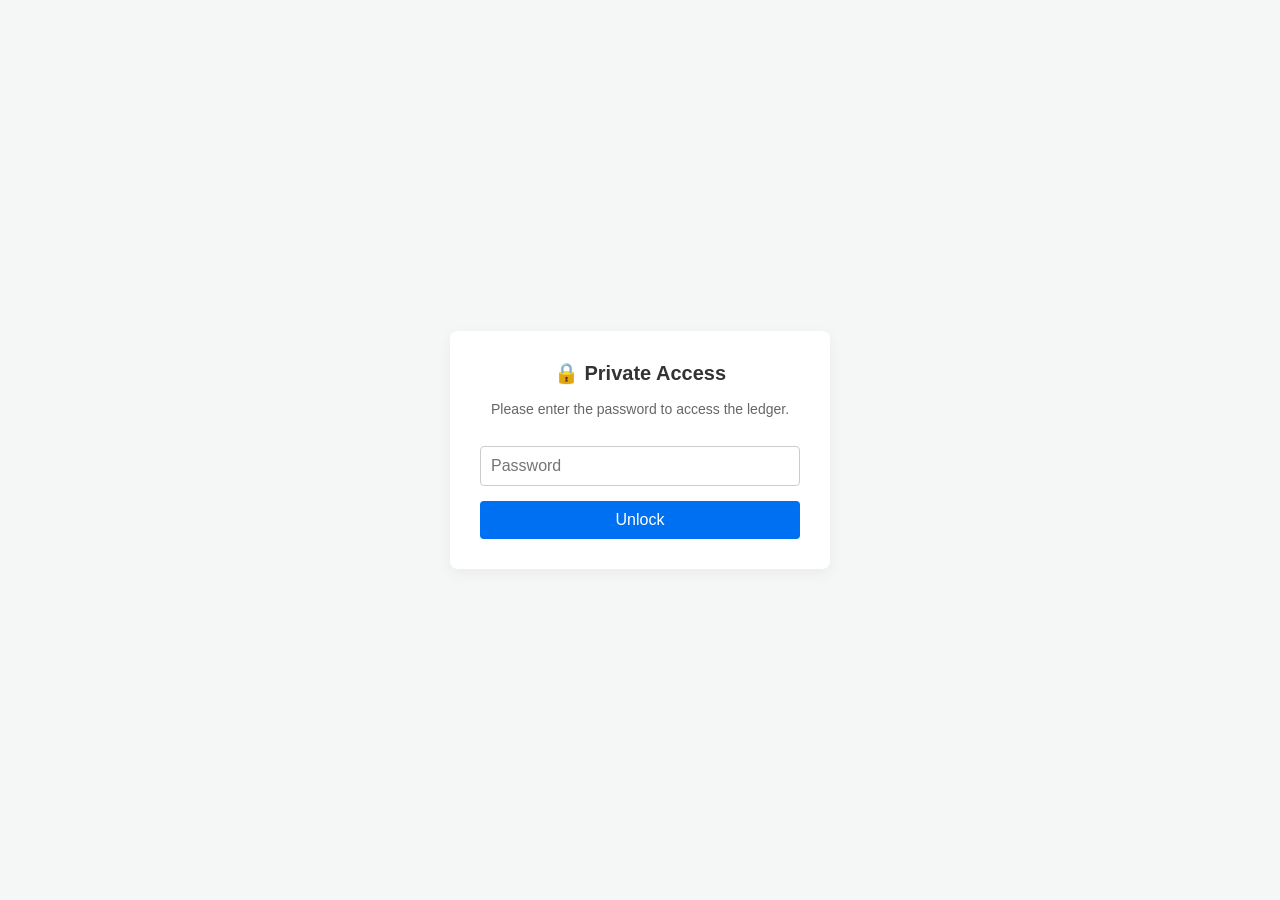
<file: ledger/index.html>
<!DOCTYPE html>
<html lang="en">
<head>
    <meta charset="UTF-8">
    <title>Protected Redirect</title>
    <style>
        body {
            font-family: -apple-system, BlinkMacSystemFont, "Segoe UI", Roboto, sans-serif;
            background-color: #f4f7f6;
            display: flex;
            justify-content: center;
            align-items: center;
            height: 100vh;
            margin: 0;
        }
        .crypto-box {
            background: white;
            padding: 30px;
            border-radius: 8px;
            box-shadow: 0 4px 15px rgba(0,0,0,0.05);
            text-align: center;
            max-width: 320px;
            width: 100%;
        }
        h2 { color: #333; margin-top: 0; font-size: 20px; }
        input[type="password"] {
            width: 100%;
            padding: 10px;
            margin: 15px 0;
            box-sizing: border-box;
            border: 1px solid #ccc;
            border-radius: 4px;
            font-size: 16px;
        }
        button {
            background-color: #0070f3;
            color: white;
            border: none;
            padding: 10px 20px;
            border-radius: 4px;
            cursor: pointer;
            font-size: 16px;
            width: 100%;
        }
        button:hover { background-color: #0051a8; }
        .error { color: #ff3333; font-size: 14px; margin-top: 10px; display: none; }
    </style>
</head>
<body>

    <div class="crypto-box">
        <h2>🔒 Private Access</h2>
        <p style="color: #666; font-size: 14px;">Please enter the password to access the ledger.</p>
        
        <!-- Password Form -->
        <input type="password" id="passInput" placeholder="Password" onkeydown="if(event.key === 'Enter') verify()">
        <button onclick="verify()">Unlock</button>
        <p id="errorMsg" class="error">Incorrect password. Access denied.</p>
    </div>

    <script>
        function verify() {
            const input = document.getElementById("passInput").value;
            const error = document.getElementById("errorMsg");

            // REPLACE THIS WITH YOUR OWN PASSWORD
            const secretPassword = "1234"; 

            if (input === secretPassword) {
                error.style.display = "none";
                // Your secure redirect code
                window.location.replace("https://gaestehaus22.github.io/ledger/");
            } else {
                error.style.display = "block";
                document.getElementById("passInput").value = ""; // Clear input
            }
        }
    </script>

</body>
</html>
</file>
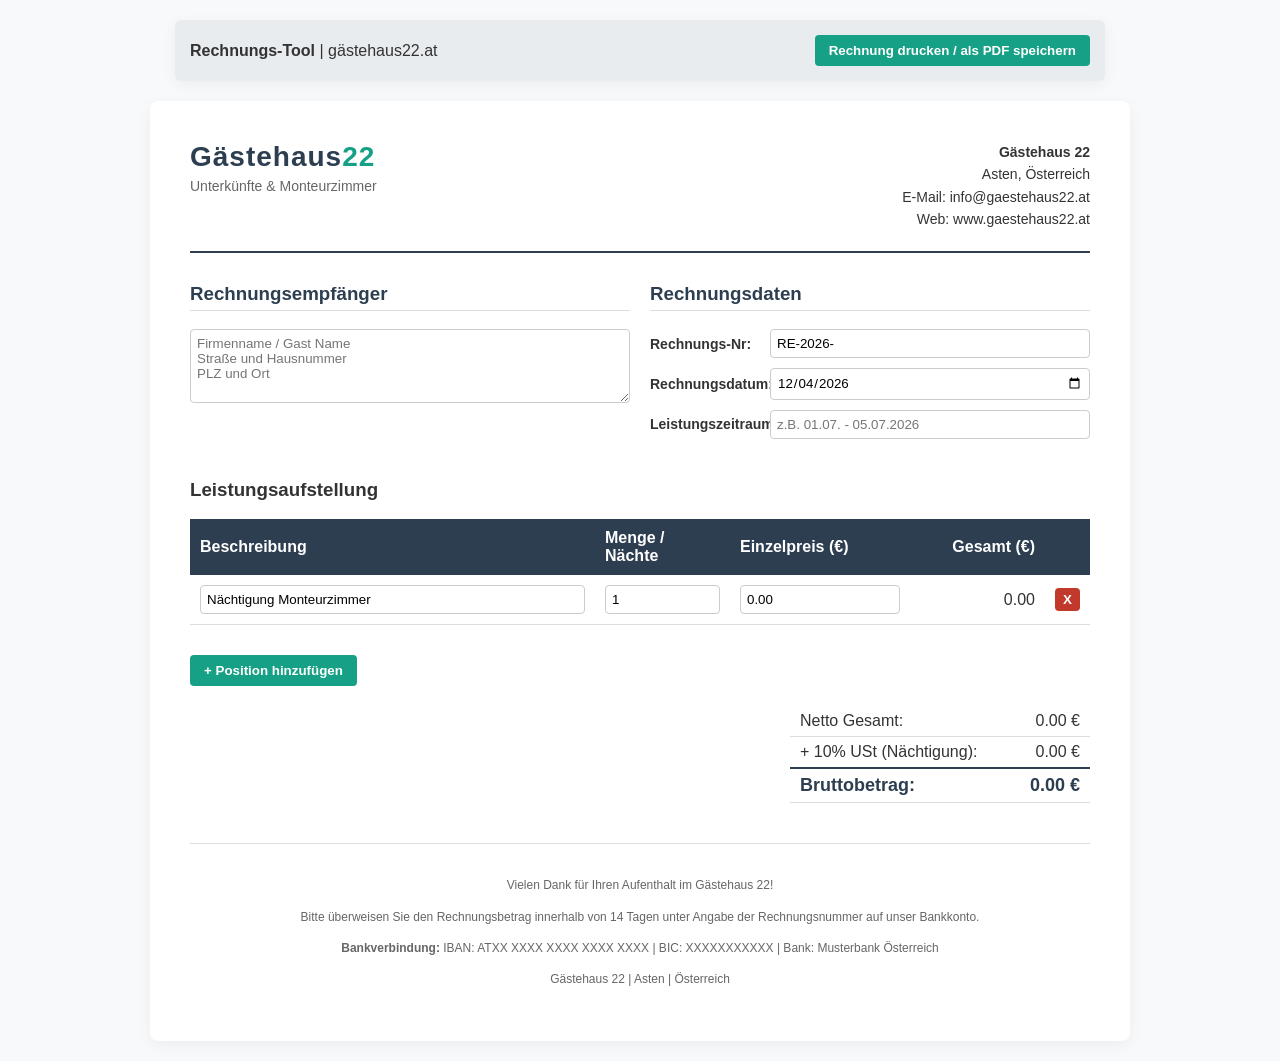
<file: invoice.html>
<!DOCTYPE html>
<html lang="de">
<head>
    <meta charset="UTF-8">
    <meta name="viewport" content="width=device-width, initial-scale=1.0">
    <title>Rechnungsgenerator - Gästehaus 22</title>
    <link rel="manifest" href="manifest.json">
    <meta name="theme-color" content="#2c3e50">
    <link rel="apple-touch-icon" href="https://img.icons8.com/fluency/192/000000/invoice.png">
    <style>
        :root {
            --primary-color: #2c3e50;
            --secondary-color: #16a085;
            --bg-color: #f8f9fa;
            --text-color: #333;
        }

        body {
            font-family: 'Segoe UI', Tahoma, Geneva, Verdana, sans-serif;
            background-color: var(--bg-color);
            color: var(--text-color);
            margin: 0;
            padding: 20px;
        }

        .container {
            max-width: 900px;
            margin: 0 auto;
            background: #fff;
            padding: 40px;
            box-shadow: 0 4px 15px rgba(0,0,0,0.05);
            border-radius: 8px;
        }

        .header {
            display: flex;
            justify-content: space-between;
            align-items: flex-start;
            border-bottom: 2px solid var(--primary-color);
            padding-bottom: 20px;
            margin-bottom: 30px;
        }

        .logo-area h1 {
            margin: 0;
            color: var(--primary-color);
            font-size: 28px;
            letter-spacing: 1px;
        }

        .logo-area span {
            color: var(--secondary-color);
            font-weight: bold;
        }

        .company-details {
            text-align: right;
            font-size: 14px;
            line-height: 1.6;
        }

        .invoice-details {
            display: grid;
            grid-template-columns: 1fr 1fr;
            gap: 20px;
            margin-bottom: 30px;
        }

        .box h3 {
            margin-top: 0;
            color: var(--primary-color);
            border-bottom: 1px solid #ddd;
            padding-bottom: 5px;
        }

        .input-group {
            margin-bottom: 10px;
            display: flex;
            align-items: center;
        }

        .input-group label {
            width: 120px;
            font-size: 14px;
            font-weight: 600;
        }

        .input-group input, .input-group textarea {
            flex: 1;
            padding: 6px;
            border: 1px solid #ccc;
            border-radius: 4px;
            font-family: inherit;
        }

        textarea {
            resize: vertical;
            height: 60px;
        }

        table {
            width: 100%;
            border-collapse: collapse;
            margin-bottom: 30px;
        }

        th {
            background-color: var(--primary-color);
            color: white;
            padding: 10px;
            text-align: left;
        }

        td {
            padding: 10px;
            border-bottom: 1px solid #ddd;
        }

        .col-desc { width: 45%; }
        .col-qty { width: 15%; }
        .col-price { width: 20%; }
        .col-total { width: 15%; text-align: right; }
        .col-action { width: 5%; text-align: center; }

        .table-input {
            width: 100%;
            padding: 6px;
            border: 1px solid #ccc;
            border-radius: 4px;
            box-sizing: border-box;
        }

        .btn {
            background-color: var(--secondary-color);
            color: white;
            border: none;
            padding: 8px 14px;
            border-radius: 4px;
            cursor: pointer;
            font-weight: 600;
            transition: background 0.2s;
        }

        .btn:hover {
            background-color: #117a65;
        }

        .btn-danger {
            background-color: #c0392b;
            padding: 4px 8px;
        }

        .btn-danger:hover {
            background-color: #962d22;
        }

        .totals-area {
            display: flex;
            justify-content: flex-end;
            margin-bottom: 40px;
        }

        .totals-table {
            width: 300px;
            margin-bottom: 0;
        }

        .totals-table td {
            padding: 6px 10px;
        }

        .grand-total {
            font-weight: bold;
            font-size: 18px;
            color: var(--primary-color);
            border-top: 2px solid var(--primary-color);
        }

        .footer {
            border-top: 1px solid #ddd;
            padding-top: 20px;
            font-size: 12px;
            text-align: center;
            color: #666;
            line-height: 1.6;
        }

        .action-bar {
            background: #e9ecef;
            padding: 15px;
            margin-bottom: 20px;
            border-radius: 6px;
            display: flex;
            justify-content: space-between;
            align-items: center;
        }

        @media print {
            body {
                background-color: #fff;
                padding: 0;
            }
            .container {
                box-shadow: none;
                padding: 0;
                max-width: 100%;
            }
            .action-bar, .btn-danger, .col-action, th:last-child, td:last-child {
                display: none !important;
            }
            input, textarea {
                border: none !important;
                padding: 0 !important;
                background: transparent !important;
                appearance: none;
            }
            .table-input {
                text-align: left;
            }
            .input-group label {
                width: auto;
                margin-right: 5px;
            }
            .input-group label::after {
                content: ":";
            }
            textarea {
                height: auto;
            }
        }
    </style>
</head>
<body>

    <div class="container action-bar">
        <div>
            <strong>Rechnungs-Tool</strong> | gästehaus22.at
        </div>
        <div>
            <button class="btn" onclick="window.print()">Rechnung drucken / als PDF speichern</button>
        </div>
    </div>

    <div class="container" id="invoice">
        
        <div class="header">
            <div class="logo-area">
                <h1>Gästehaus<span>22</span></h1>
                <p style="margin: 5px 0 0 0; font-size: 14px; color: #666;">Unterkünfte & Monteurzimmer</p>
            </div>
            <div class="company-details">
                <strong>Gästehaus 22</strong><br>
                Asten, Österreich<br>
                E-Mail: info@gaestehaus22.at<br>
                Web: www.gaestehaus22.at
            </div>
        </div>

        <div class="invoice-details">
            <div class="box">
                <h3>Rechnungsempfänger</h3>
                <div class="input-group">
                    <textarea placeholder="Firmenname / Gast Name&#10;Straße und Hausnummer&#10;PLZ und Ort" id="kunde-adresse"></textarea>
                </div>
            </div>
            <div class="box">
                <h3>Rechnungsdaten</h3>
                <div class="input-group">
                    <label>Rechnungs-Nr:</label>
                    <input type="text" id="rechnungs-nr" value="RE-2026-">
                </div>
                <div class="input-group">
                    <label>Rechnungsdatum:</label>
                    <input type="date" id="rechnungs-datum">
                </div>
                <div class="input-group">
                    <label>Leistungszeitraum:</label>
                    <input type="text" id="leistungszeitraum" placeholder="z.B. 01.07. - 05.07.2026">
                </div>
            </div>
        </div>

        <h3>Leistungsaufstellung</h3>
        <table>
            <thead>
                <tr>
                    <th class="col-desc">Beschreibung</th>
                    <th class="col-qty">Menge / Nächte</th>
                    <th class="col-price">Einzelpreis (€)</th>
                    <th class="col-total">Gesamt (€)</th>
                    <th class="col-action"></th>
                </tr>
            </thead>
            <tbody id="invoice-items">
                <tr>
                    <td><input type="text" class="table-input" value="Nächtigung Monteurzimmer"></td>
                    <td><input type="number" class="table-input qty" value="1" oninput="calculateTotals()"></td>
                    <td><input type="number" class="table-input price" value="0.00" step="0.01" oninput="calculateTotals()"></td>
                    <td class="col-total item-total">0.00</td>
                    <td class="col-action"><button class="btn btn-danger" onclick="deleteRow(this)">X</button></td>
                </tr>
            </tbody>
        </table>

        <button class="btn" onclick="addRow()" style="margin-bottom: 20px;">+ Position hinzufügen</button>

        <div class="totals-area">
            <table class="totals-table">
                <tr>
                    <td>Netto Gesamt:</td>
                    <td id="netto-gesamt" style="text-align: right;">0.00 €</td>
                </tr>
                <tr>
                    <td>+ 10% USt (Nächtigung):</td>
                    <td id="ust-betrag" style="text-align: right;">0.00 €</td>
                </tr>
                <tr class="grand-total">
                    <td>Bruttobetrag:</td>
                    <td id="brutto-gesamt" style="text-align: right;">0.00 €</td>
                </tr>
            </table>
        </div>

        <div class="footer">
            <p>Vielen Dank für Ihren Aufenthalt im Gästehaus 22!</p>
            <p>Bitte überweisen Sie den Rechnungsbetrag innerhalb von 14 Tagen unter Angabe der Rechnungsnummer auf unser Bankkonto.</p>
            <p><strong>Bankverbindung:</strong> IBAN: ATXX XXXX XXXX XXXX XXXX | BIC: XXXXXXXXXXX | Bank: Musterbank Österreich</p>
            <p>Gästehaus 22 | Asten | Österreich</p>
        </div>

    </div>

    <script>
        document.getElementById('rechnungs-datum').valueAsDate = new Date();

        function addRow() {
            const tbody = document.getElementById('invoice-items');
            const tr = document.createElement('tr');
            tr.innerHTML = `
                <td><input type="text" class="table-input" placeholder="z.B. Endreinigung oder Nächtigung"></td>
                <td><input type="number" class="table-input qty" value="1" oninput="calculateTotals()"></td>
                <td><input type="number" class="table-input price" value="0.00" step="0.01" oninput="calculateTotals()"></td>
                <td class="col-total item-total">0.00</td>
                <td class="col-action"><button class="btn btn-danger" onclick="deleteRow(this)">X</button></td>
            `;
            tbody.appendChild(tr);
            calculateTotals();
        }

        function deleteRow(button) {
            const row = button.closest('tr');
            row.remove();
            calculateTotals();
        }

        function calculateTotals() {
            const rows = document.querySelectorAll('#invoice-items tr');
            let nettoGesamt = 0;
            rows.forEach(row => {
                const qty = parseFloat(row.querySelector('.qty').value) || 0;
                const price = parseFloat(row.querySelector('.price').value) || 0;
                const total = qty * price;
                row.querySelector('.item-total').textContent = total.toFixed(2);
                nettoGesamt += total;
            });
            const ustSatz = 0.10; 
            const ustBetrag = nettoGesamt * ustSatz;
            const bruttoGesamt = nettoGesamt + ustBetrag;
            document.getElementById('netto-gesamt').textContent = nettoGesamt.toFixed(2) + " €";
            document.getElementById('ust-betrag').textContent = ustBetrag.toFixed(2) + " €";
            document.getElementById('brutto-gesamt').textContent = bruttoGesamt.toFixed(2) + " €";
        }

        calculateTotals();

        // Register Service Worker for PWA compliance
        if ('serviceWorker' in navigator) {
          window.addEventListener('load', () => {
            navigator.serviceWorker.register('./sw.js')
              .then(reg => console.log('Service Worker registriert', reg))
              .catch(err => console.error('Service Worker Fehler', err));
          });
        }
    </script>
</body>
</html>
</file>
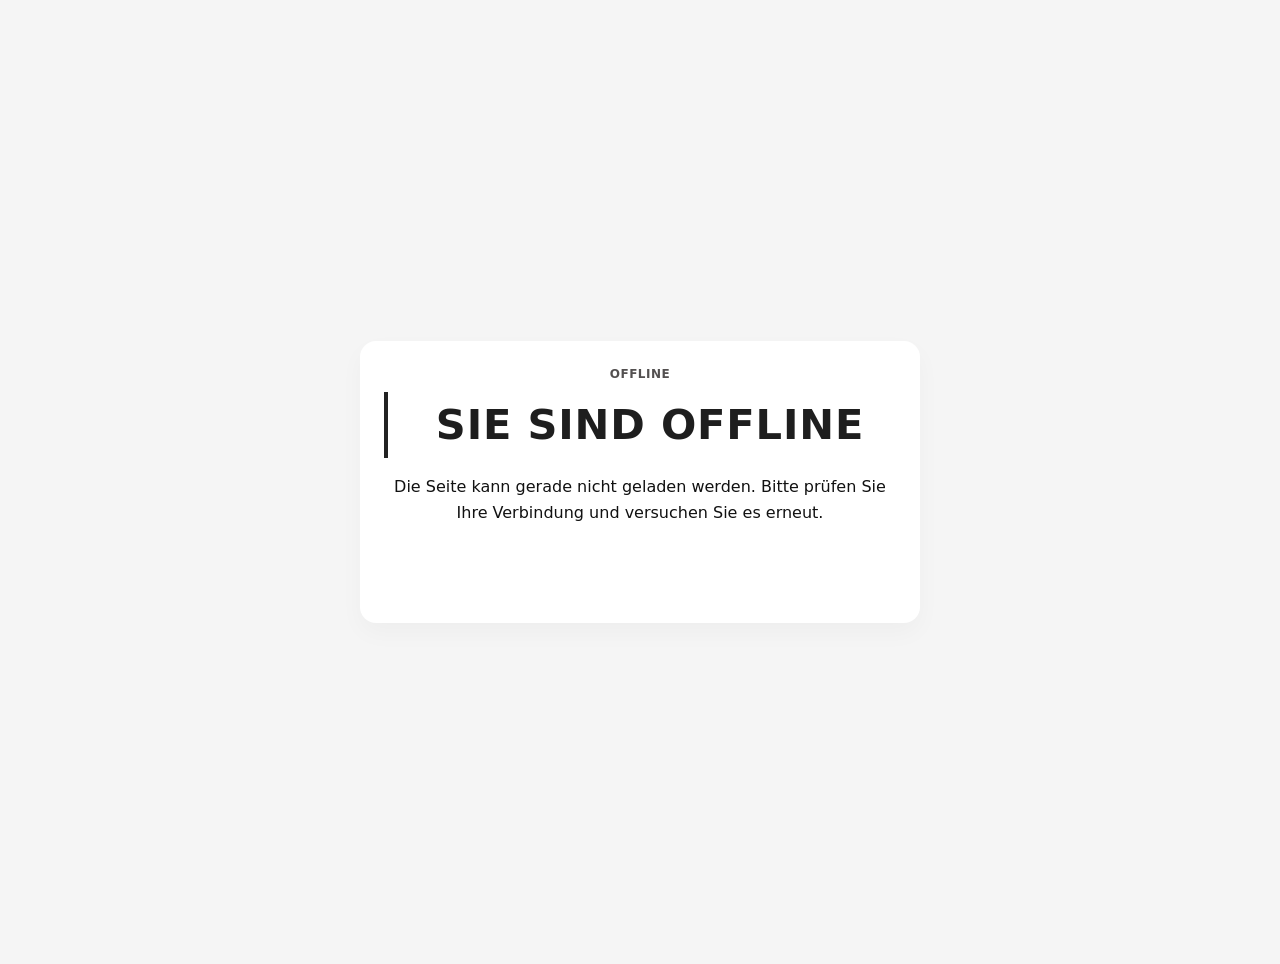
<file: offline.html>
<!DOCTYPE html>
<html lang="de">
<head>
    <meta charset="UTF-8" />
    <meta name="viewport" content="width=device-width, initial-scale=1.0" />
    <meta name="theme-color" content="#222222" />
    <title>Offline | Gästehaus 22</title>
    <link rel="stylesheet" href="/assets/css/styles.css" />
</head>
<body class="page-404">
    <main style="display:flex;align-items:center;justify-content:center;min-height:100vh;padding:2rem;">
        <section class="card" style="max-width:560px;text-align:center;">
            <div class="section-label">Offline</div>
            <h1>Sie sind offline</h1>
            <p style="margin:1rem 0;">Die Seite kann gerade nicht geladen werden. Bitte prüfen Sie Ihre Verbindung und versuchen Sie es erneut.</p>
            <a class="btn-primary" href="/">Zur Startseite</a>
        </section>
    </main>
</body>
</html>
</file>
<file: assets/css/styles.css>
:root {
            --bg: #f5f5f5;
            --card: #fff;
            --accent: #222;
            --accent-soft: #535050;
            --font-main: system-ui, -apple-system, sans-serif;
            --success: #1e7e34;
            --whatsapp: #0cbe33;
            --rcs-blue: #1a73e8;
            --link: #004499;
            --overlay: rgba(0, 0, 0, 0.7);
        }

        * {
            box-sizing: border-box;
            margin: 0;
            padding: 0;
        }

        body {
            background: var(--bg);
            color: #111;
            font-family: var(--font-main);
            line-height: 1.6;
            transition: background 0.3s;
            -webkit-font-smoothing: antialiased;
        }

        [lang='en'] {
            display: none !important;
        }

        body.lang-en [lang='de'] {
            display: none !important;
        }

        body.lang-en [lang='en'] {
            display: block !important;
        }

        body.lang-en span[lang='en'],
        body.lang-en i[lang='en'],
        body.lang-en strong[lang='en'] {
            display: inline-block !important;
        }

        body.lang-en li[lang='en'] {
            display: flex !important;
        }

        .hidden {
            display: none;
        }

        header {
            background: #fff;
            border-bottom: 1px solid #e3e3e3;
            padding: 5rem 1.5rem 2rem;
            position: relative;
            text-align: center;
        }

        .top-bar {
            align-items: center;
            display: flex;
            justify-content: space-between;
            left: 0;
            padding: 0 1.5rem;
            position: absolute;
            right: 0;
            top: 1.5rem;
            z-index: 100;
        }

        .lang-btn {
            background: #fff;
            border: 1px solid #ddd;
            border-radius: 8px;
            color: var(--accent);
            cursor: pointer;
            font-size: 0.85rem;
            font-weight: 700;
            padding: 0.5rem 0.8rem;
            transition: 0.2s;
        }

        .lang-btn.active {
            background: var(--accent);
            border-color: var(--accent);
            color: #fff;
        }

        .install-btn-top {
            align-items: center;
            background: #fff;
            border: 1px solid var(--link);
            border-radius: 8px;
            color: var(--link);
            cursor: pointer;
            display: none;
            font-size: 0.85rem;
            font-weight: 600;
            gap: 0.4rem;
            padding: 0.5rem 0.8rem;
        }

        .logo-img {
            border-radius: 50%;
            box-shadow: 0 8px 15px rgba(0, 0, 0, 0.1);
            display: inline-block;
            height: 120px;
            margin-bottom: 1rem;
            object-fit: cover;
            width: 120px;
        }

        main {
            display: grid;
            gap: 1.5rem;
            grid-template-columns: 1.8fr 1.2fr;
            margin: 2rem auto;
            max-width: 1040px;
            padding: 0 1.5rem;
        }

        @media (max-width: 850px) {
            main {
                grid-template-columns: 1fr;
            }

            header {
                padding-top: 6rem;
            }
        }

        .card {
            background: var(--card);
            border-radius: 16px;
            box-shadow: 0 10px 25px rgba(0, 0, 0, 0.03);
            padding: 1.5rem;
        }

        .section-label {
            color: var(--accent-soft);
            font-size: 0.75rem;
            font-weight: 700;
            letter-spacing: 0.5px;
            margin-bottom: 0.5rem;
            text-transform: uppercase;
        }

        .price-tag {
            font-size: 1.8rem;
            font-weight: 700;
            margin: 0.5rem 0;
        }

        ul {
            list-style: none;
            margin-top: 1rem;
        }

        li {
            align-items: center;
            display: flex;
            gap: 0.75rem;
            margin-bottom: 0.8rem;
        }
        h1 {
            font-family: system-ui, -apple-system, 'Segoe UI', Roboto, Helvetica, Arial, sans-serif;
            font-weight: 700;
            text-transform: uppercase;
            letter-spacing: 0.02em;
            font-size: clamp(1.8rem, 5.5vw, 2.6rem);
            color: #1e1e1e;
            border-left: 4px solid #222;
            padding-left: 1rem;
        }
        .btn-icon {
            color: var(--success);
            flex-shrink: 0;
            height: 20px;
            width: 20px;
        }

        .btn-primary {
            align-items: center;
            border: none;
            border-radius: 12px;
            color: #fff;
            cursor: pointer;
            display: flex;
            font-size: 1rem;
            font-weight: 600;
            gap: 0.7rem;
            justify-content: center;
            padding: 1rem;
            text-decoration: none;
            transition: transform 0.1s, opacity 0.2s;
            width: 100%;
        }

        .btn-primary:active {
            transform: scale(0.98);
        }

        .btn-call {
            background-color: var(--success);
        }

        .btn-whatsapp {
            background-color: var(--whatsapp);
        }

        .btn-nav {
            background-color: var(--link);
        }

        .btn-rcs {
            background-color: var(--rcs-blue);
            display: none;
        }

        @media (max-width: 768px) {
            .btn-rcs {
                display: flex;
            }
        }

        #dist-info {
            background: #eef6ff;
            border-radius: 8px;
            color: var(--link);
            display: none;
            font-size: 0.85rem;
            font-weight: 600;
            margin-top: 0.8rem;
            padding: 0.6rem;
            text-align: center;
        }

        .gallery-grid {
            display: grid;
            gap: 1rem;
            grid-template-columns: repeat(auto-fit, minmax(200px, 1fr));
            margin-top: 1rem;
        }

        .gallery-item img {
            border-radius: 12px;
            cursor: zoom-in;
            display: block;
            height: 200px;
            object-fit: cover;
            transition: opacity 0.3s;
            width: 100%;
        }

        .gallery-item img:hover {
            opacity: 0.9;
        }

        footer {
            color: #444;
            font-size: 0.9rem;
            padding: 4rem 1.5rem 3rem;
            text-align: center;
        }

        .footer-nav {
            display: flex;
            gap: 1.5rem;
            justify-content: center;
            margin-bottom: 1rem;
        }

        .footer-nav span {
            cursor: pointer;
            font-weight: 600;
            text-decoration: underline;
        }

        .heart-svg {
            vertical-align: middle;
            fill: #e25555;
            stroke: none;
        }

        .modal {
            align-items: center;
            backdrop-filter: blur(5px);
            background: var(--overlay);
            display: none;
            height: 100%;
            justify-content: center;
            left: 0;
            position: fixed;
            top: 0;
            width: 100%;
            z-index: 3000;
        }

        .modal-content {
            background: #fff;
            border-radius: 24px;
            max-height: 90vh;
            max-width: 550px;
            overflow-y: auto;
            padding: 2.5rem;
            position: relative;
            width: 95%;
        }

        .close-modal {
            align-items: center;
            background: #eee;
            border-radius: 50%;
            cursor: pointer;
            display: flex;
            font-size: 1.5rem;
            height: 32px;
            justify-content: center;
            position: absolute;
            right: 1.5rem;
            top: 1rem;
            width: 32px;
        }

        .modal-body-text {
            font-size: 0.85rem;
            line-height: 1.5;
            margin-top: 1.5rem;
            max-height: 60vh;
            overflow-y: auto;
            padding-right: 10px;
            text-align: left;
        }

        #lightbox {
            align-items: center;
            background: rgba(0, 0, 0, 0.9);
            display: none;
            height: 100%;
            justify-content: center;
            left: 0;
            position: fixed;
            top: 0;
            width: 100%;
            z-index: 4000;
        }

        #lightbox img {
            border-radius: 8px;
            max-height: 90%;
            max-width: 90%;
            object-fit: contain;
        }

        .close-lightbox {
            color: #fff;
            cursor: pointer;
            font-size: 2.5rem;
            font-weight: 700;
            line-height: 1;
            position: absolute;
            right: 1.5rem;
            top: 1rem;
        }

        .email-protected {
            cursor: pointer;
            text-decoration: underline;
            color: var(--link);
        }

        .email-protected:hover {
            opacity: 0.8;
        }
</file>
